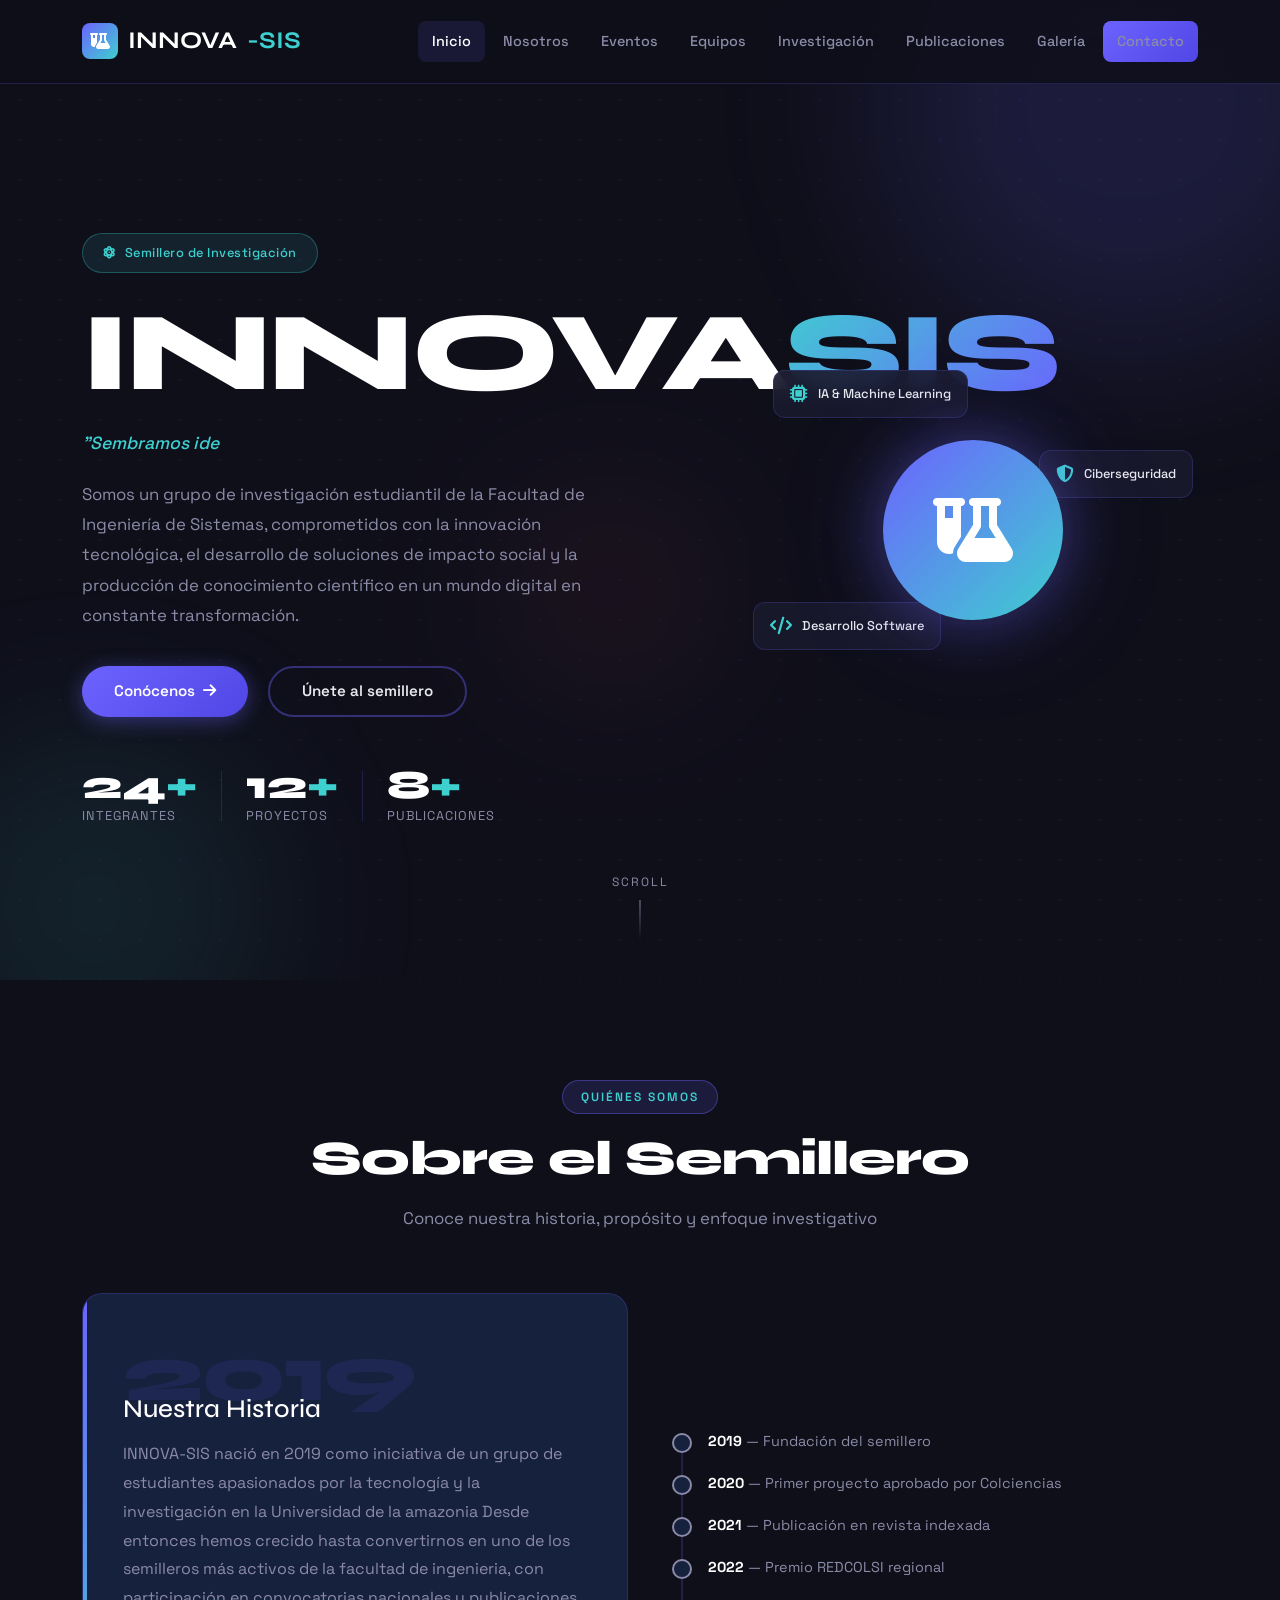
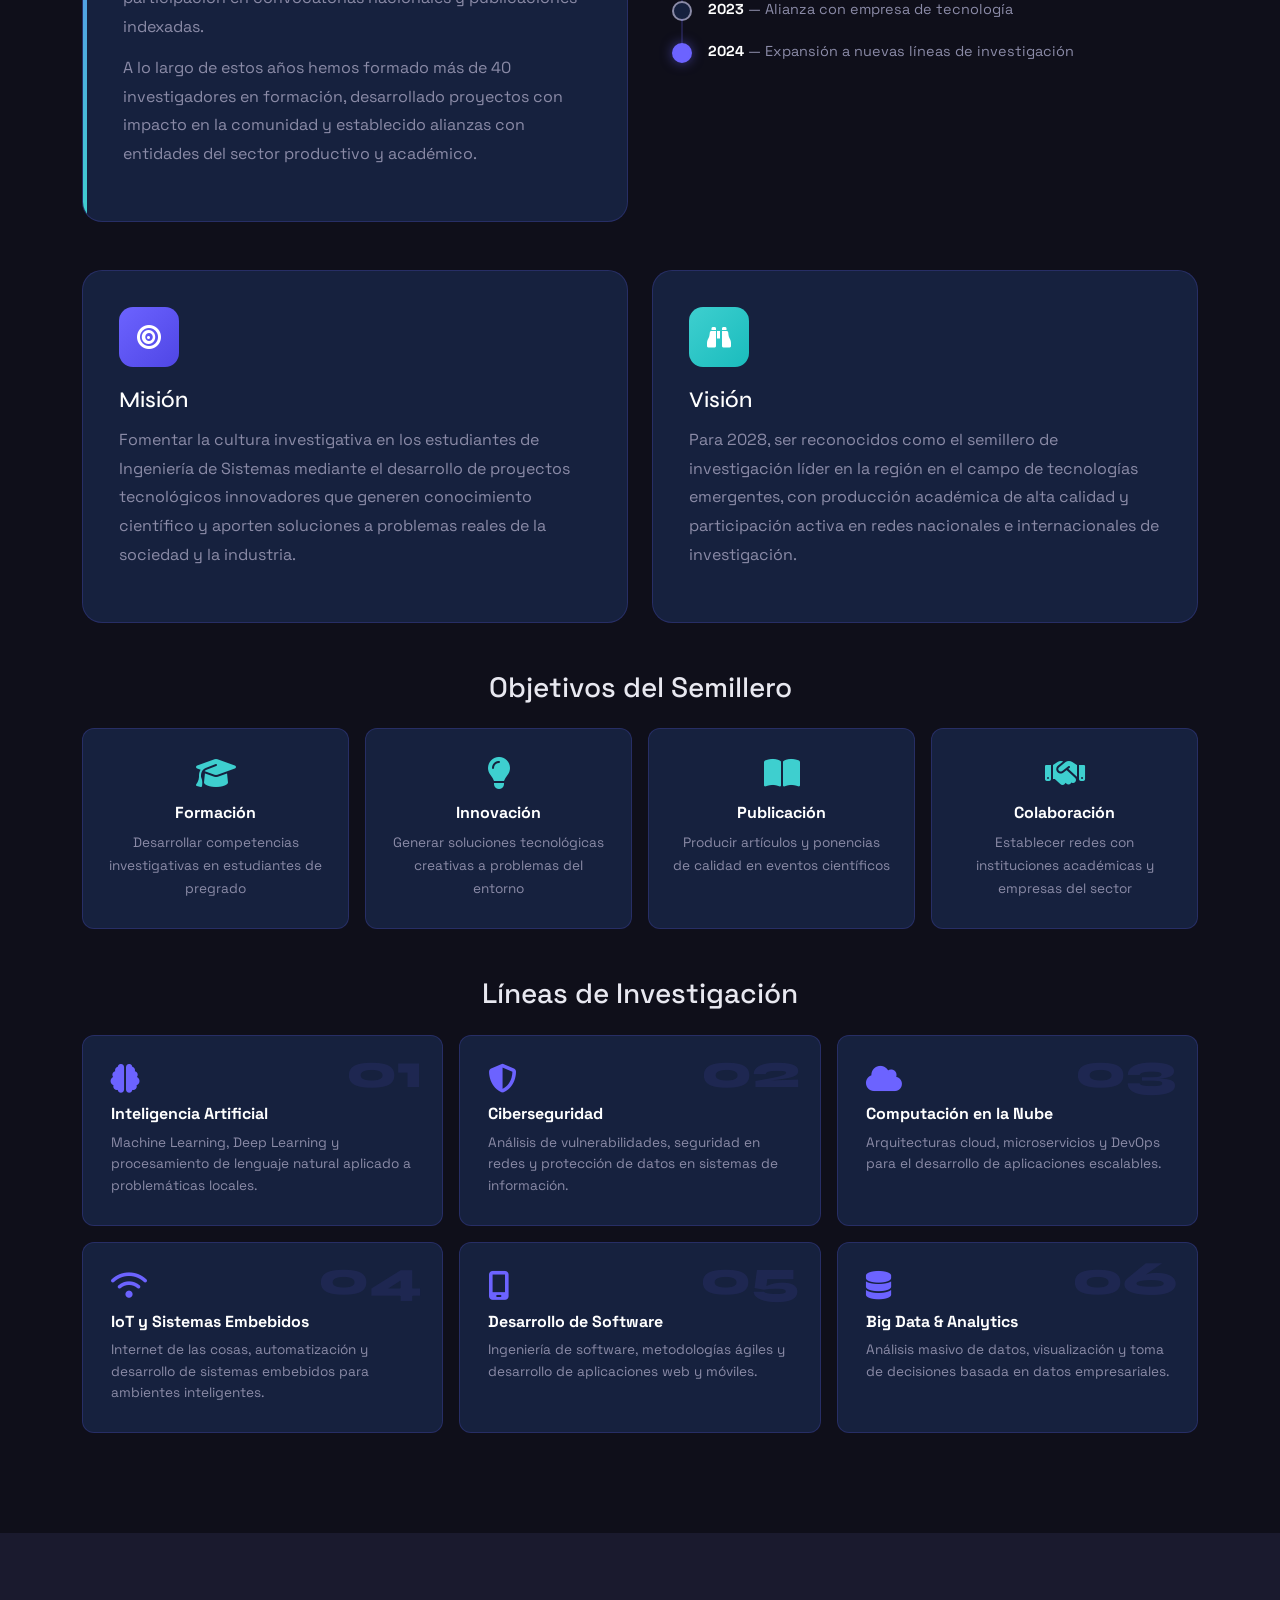
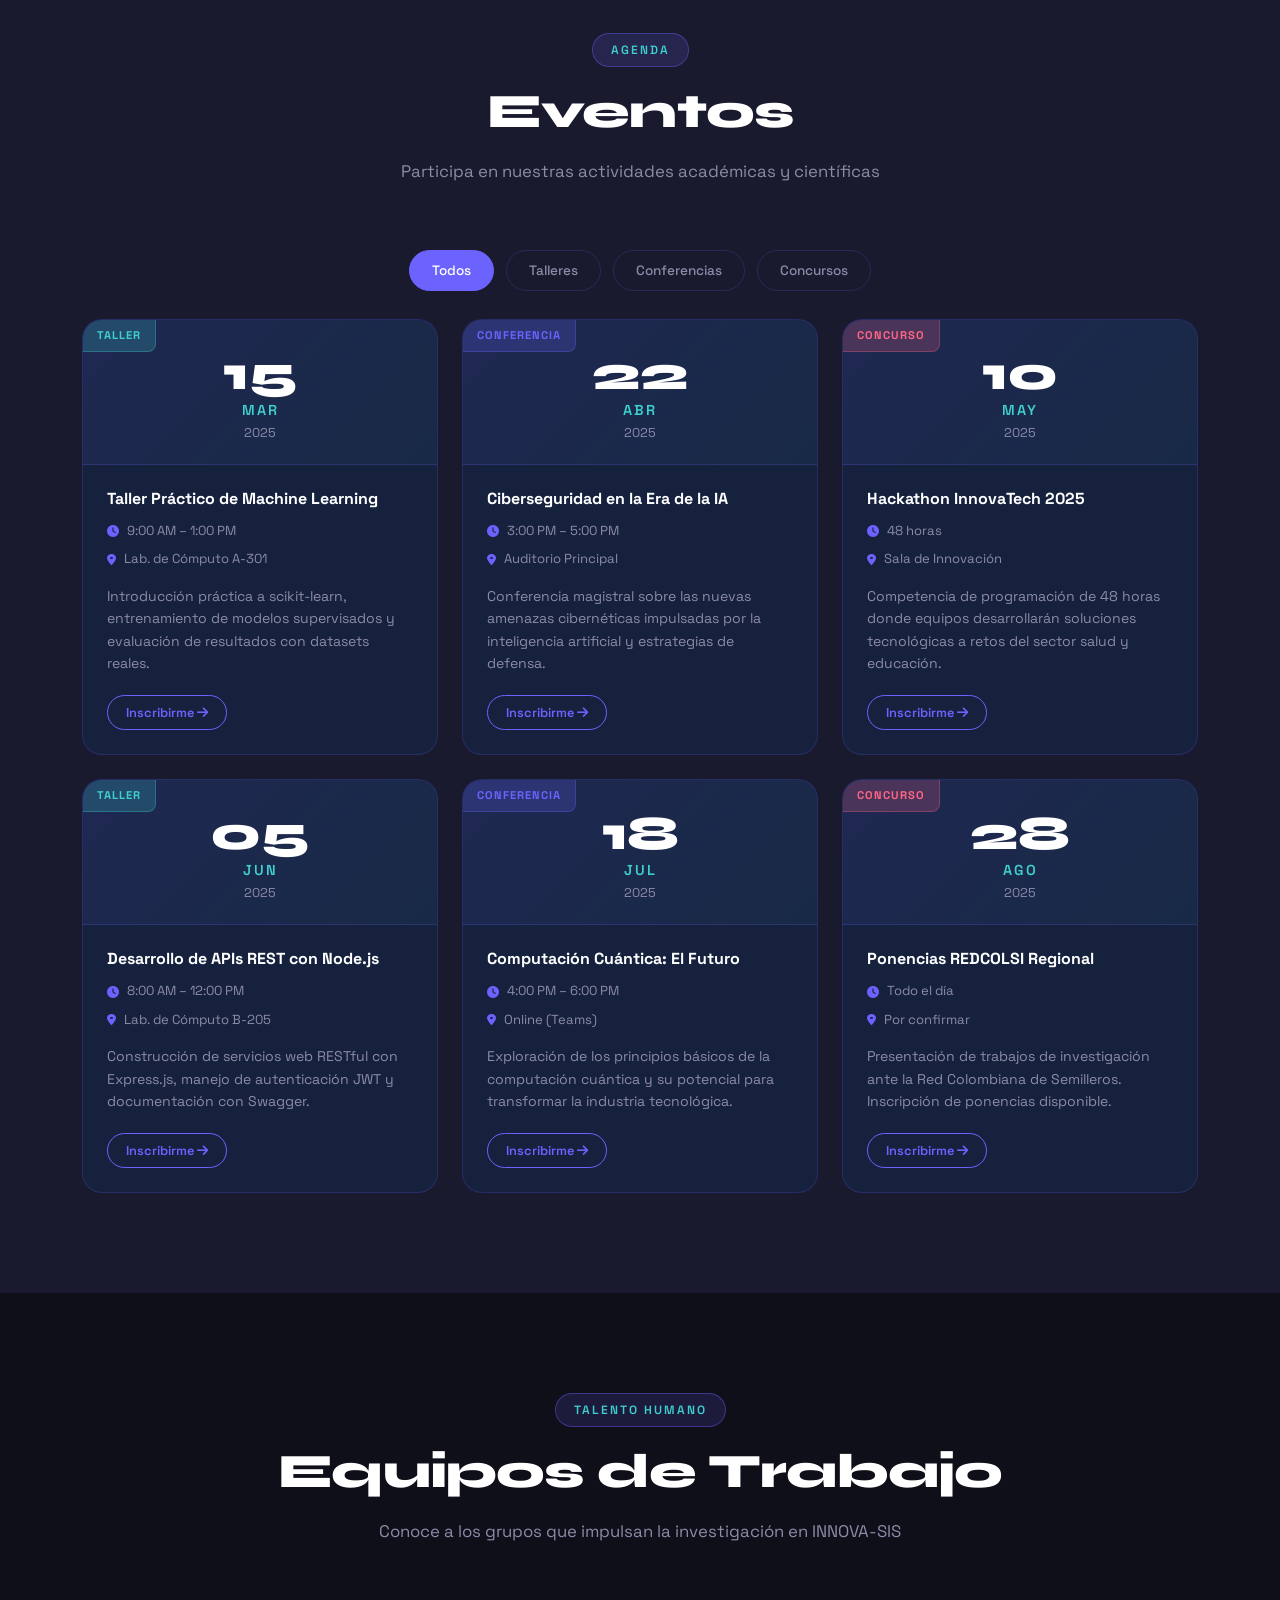
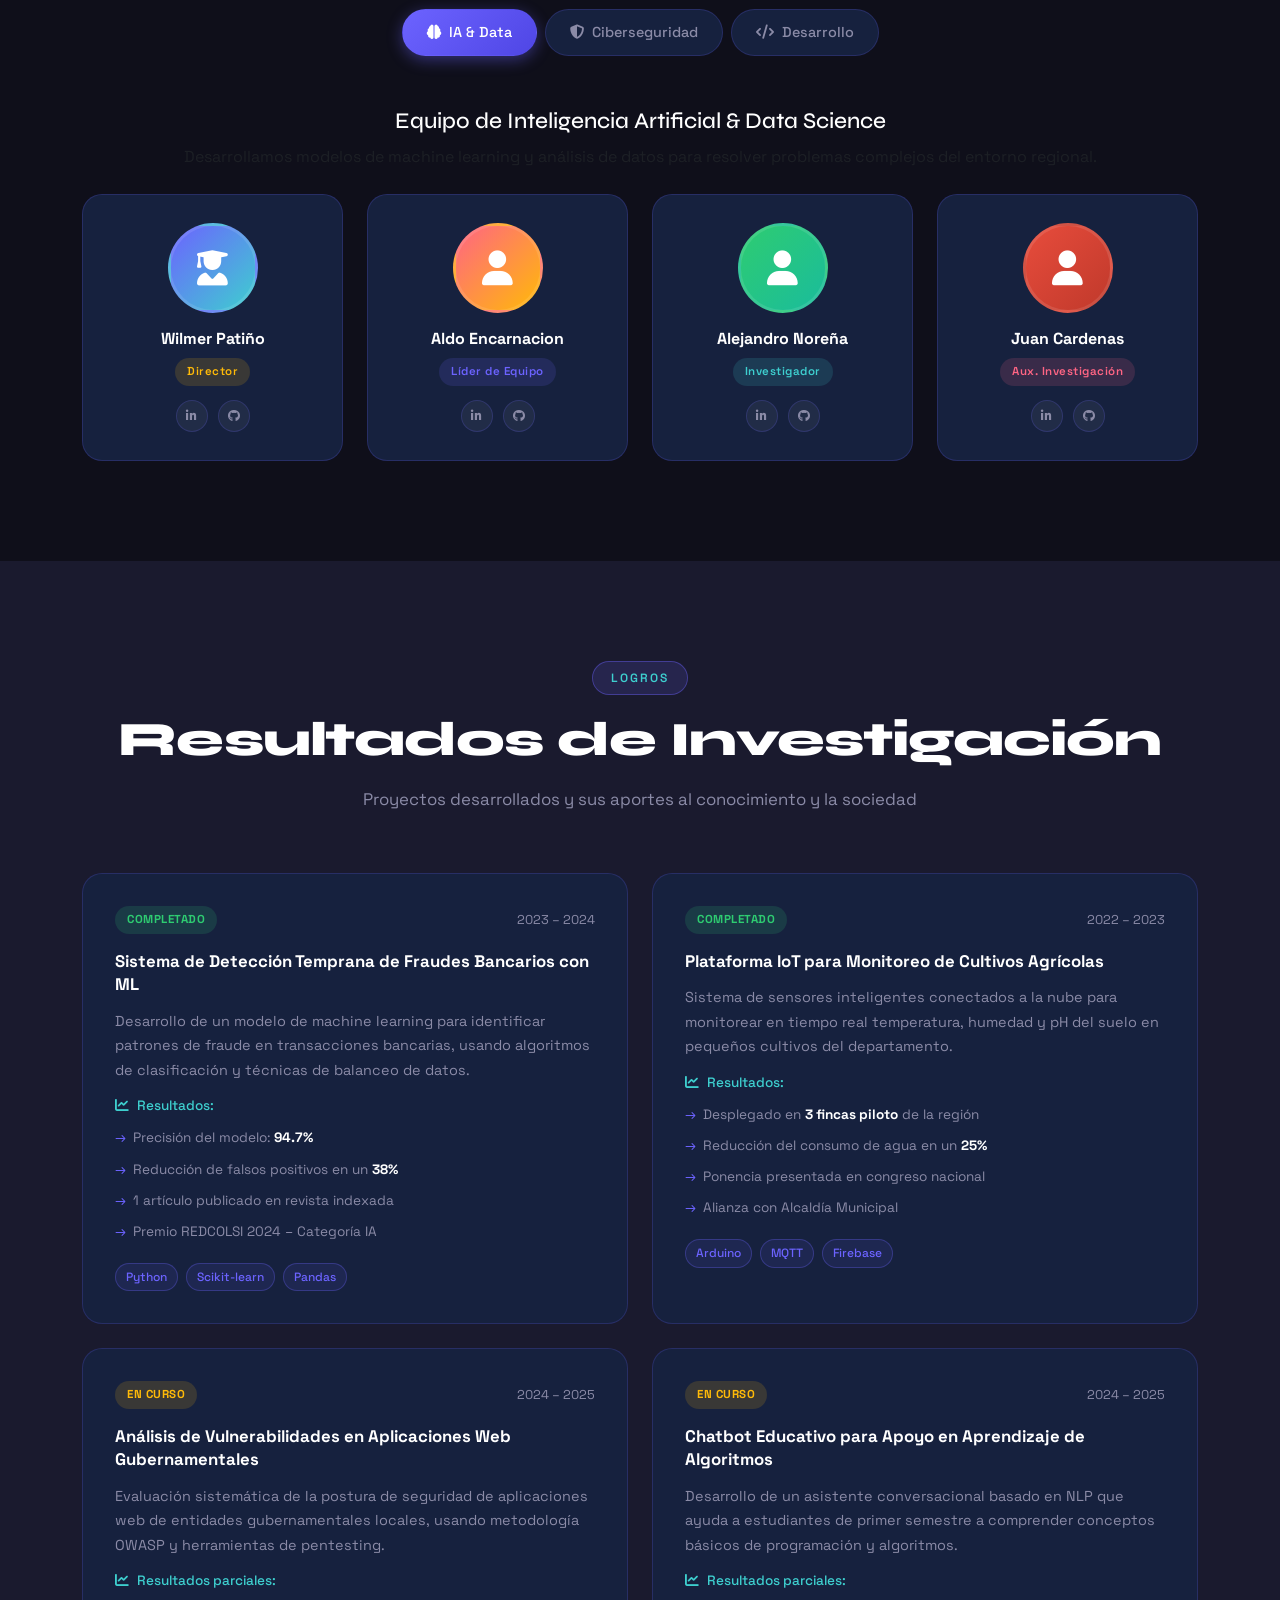
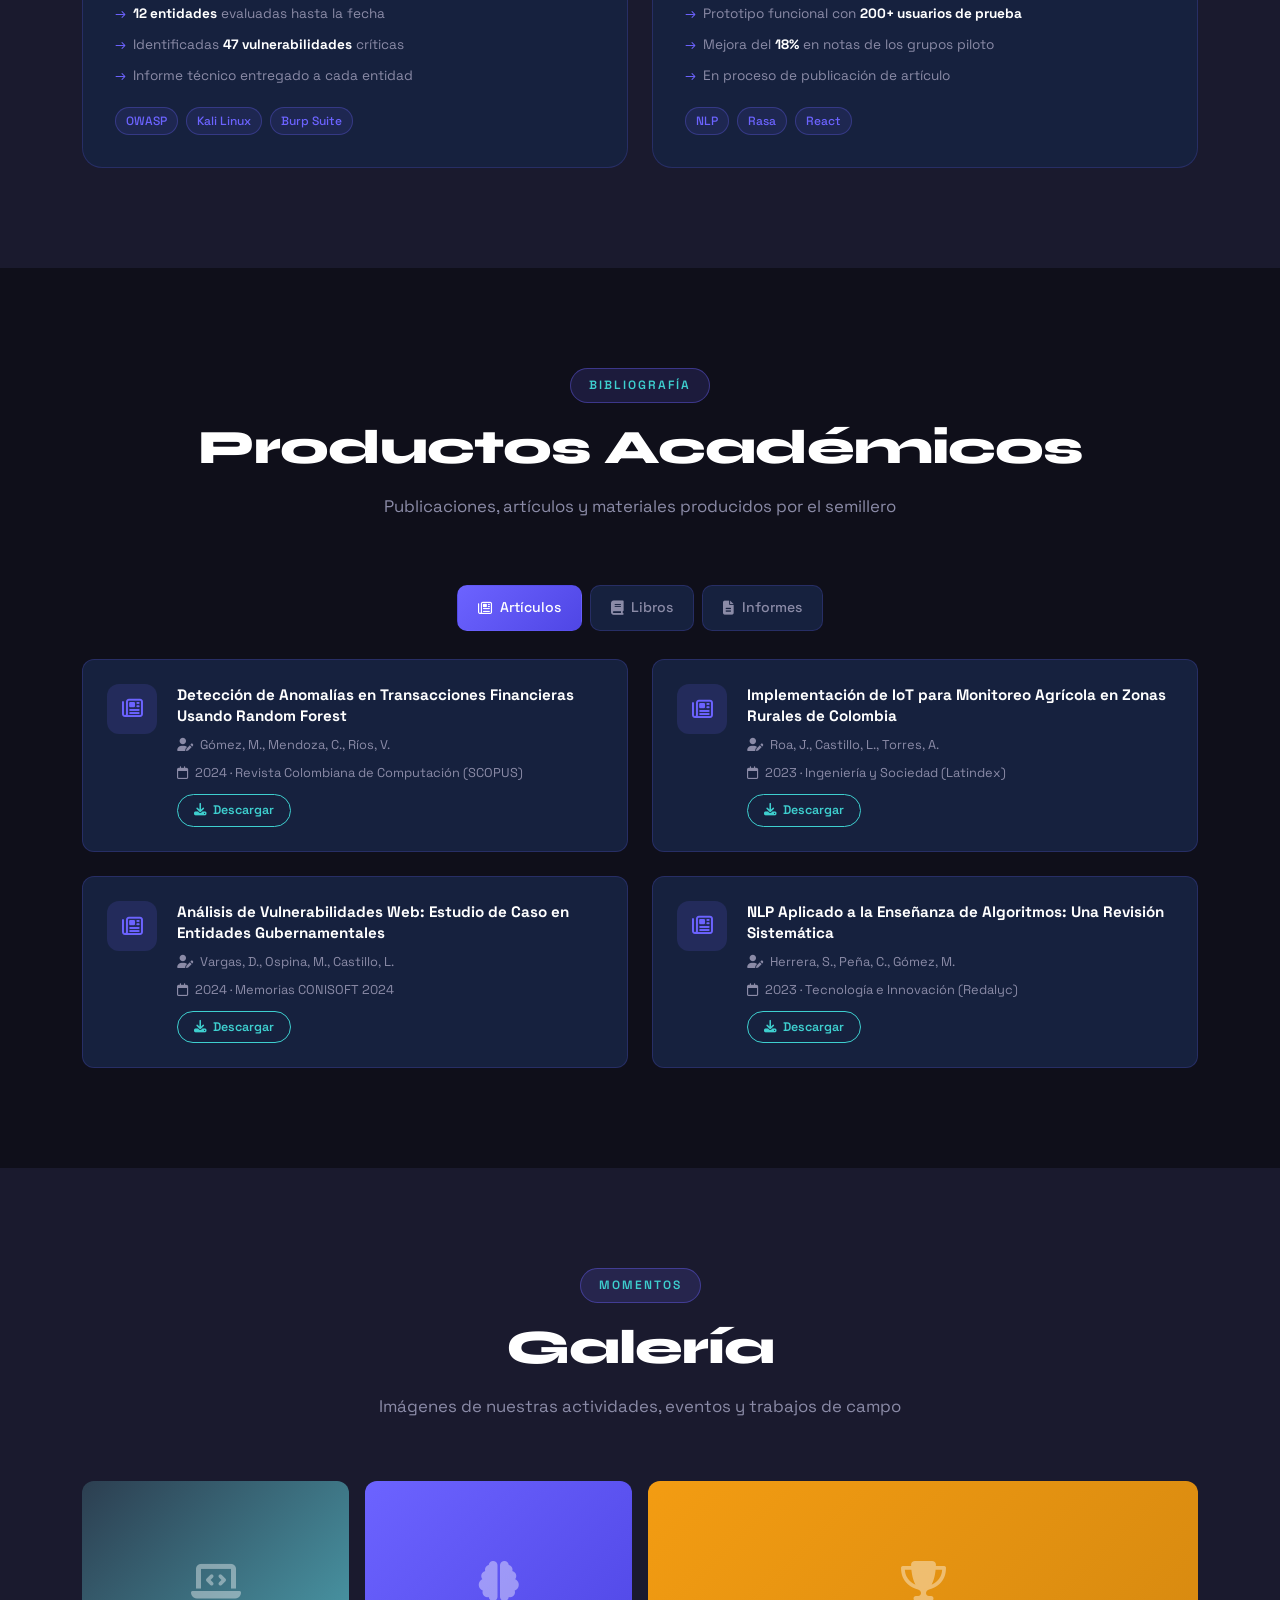
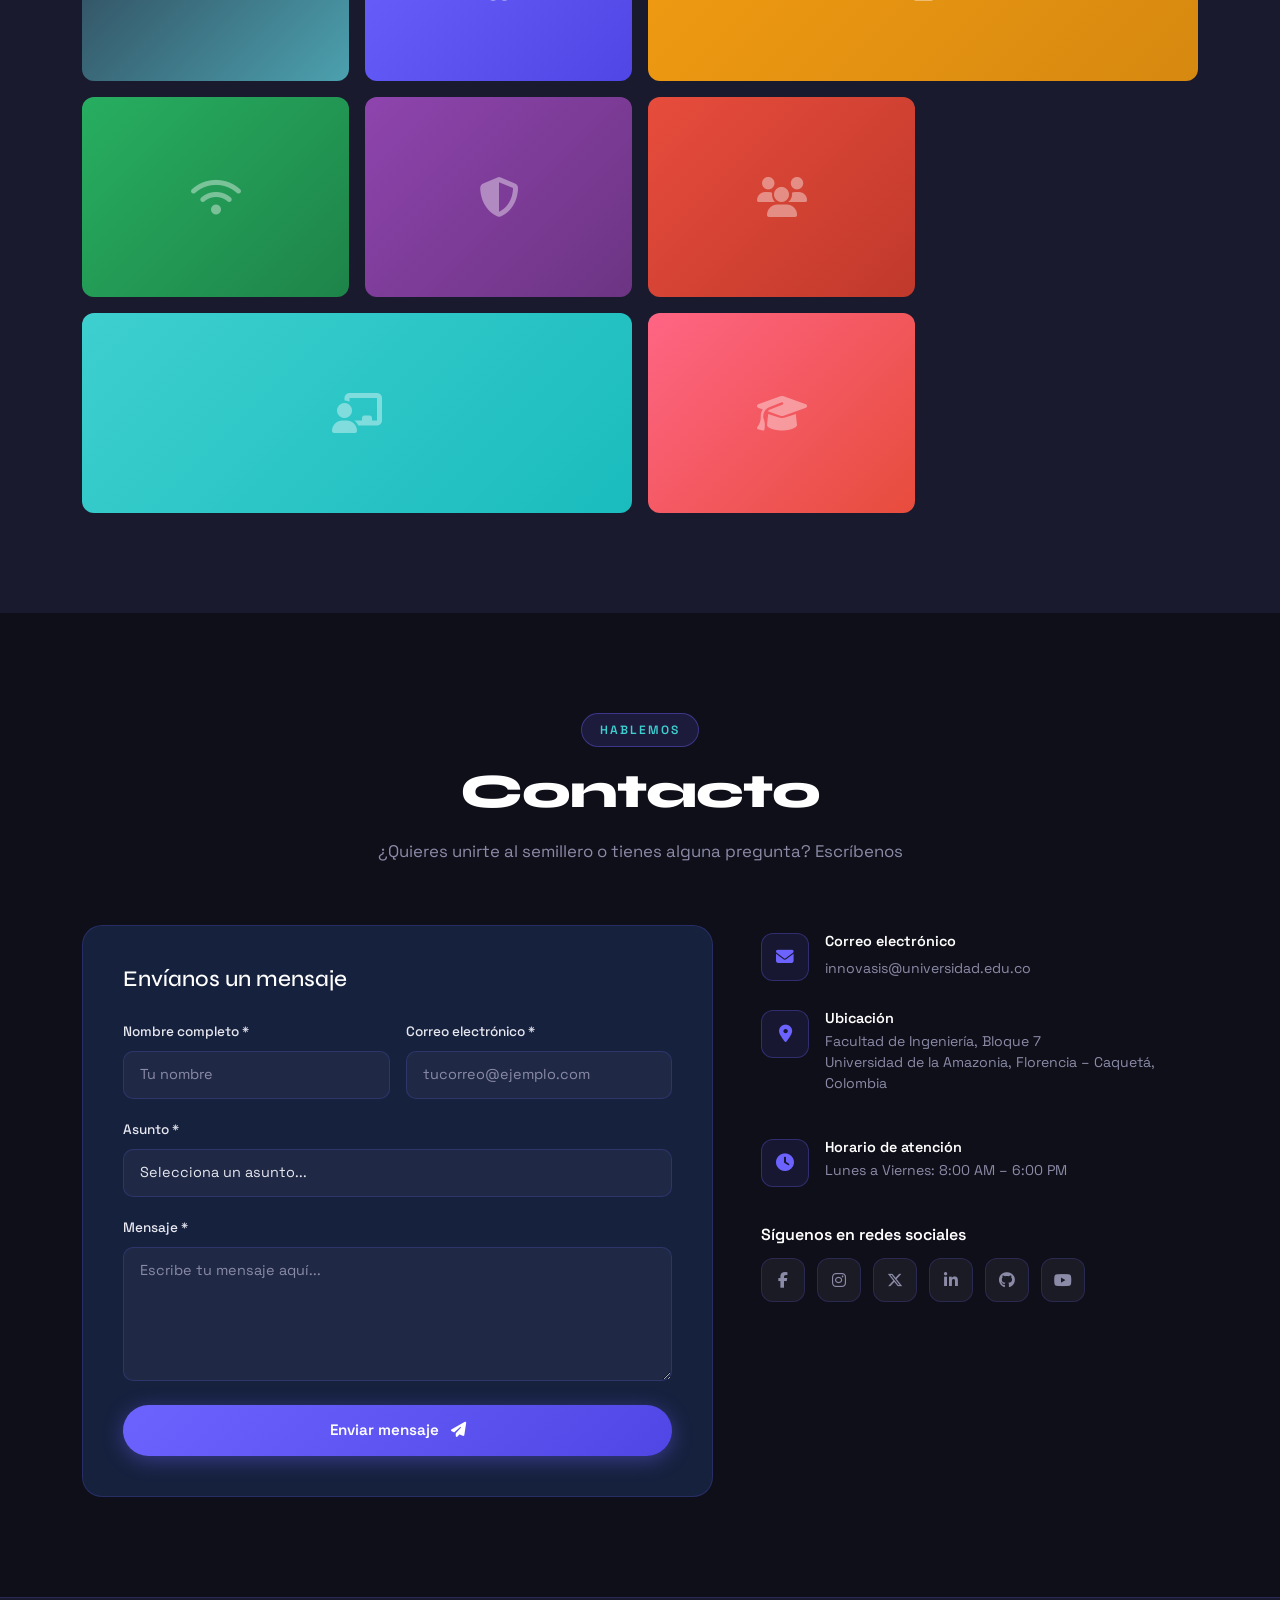
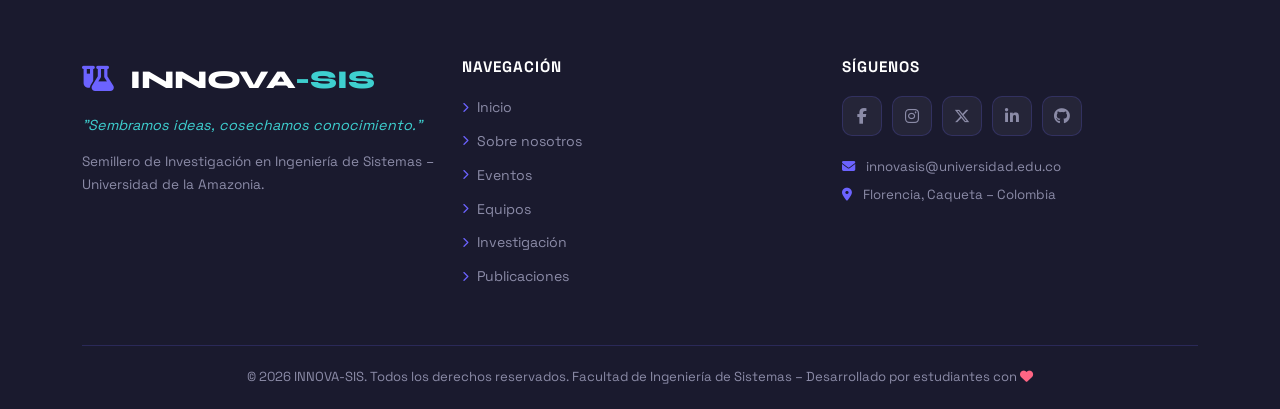
<file: index.html>
<!DOCTYPE html>
<html lang="es">
<head>
  <meta charset="UTF-8" />
  <meta name="viewport" content="width=device-width, initial-scale=1.0" />
  <title>INNOVA-SIS | Semillero de Investigación</title>

  <!-- LIBRERÍAS EXTERNAS (CDN) -->

  <!-- Bootstrap 5 CSS -->
  <link href="https://cdn.jsdelivr.net/npm/bootstrap@5.3.2/dist/css/bootstrap.min.css" rel="stylesheet" />

  <!-- Font Awesome (iconos) -->
  <link href="https://cdnjs.cloudflare.com/ajax/libs/font-awesome/6.5.0/css/all.min.css" rel="stylesheet" />

  <!-- AOS – Animate On Scroll -->
  <link href="https://unpkg.com/aos@2.3.1/dist/aos.css" rel="stylesheet" />

  <!-- Google Fonts -->
  <link href="https://fonts.googleapis.com/css2?family=Space+Grotesk:wght@300;400;500;600;700&family=Syne:wght@700;800&display=swap" rel="stylesheet" />

  <!-- Hoja de estilos propia -->
  <link rel="stylesheet" href="styles.css" />
</head>

<body>

  <!-- NAVBAR / HEADER -->
  <nav class="navbar navbar-expand-lg fixed-top" id="mainNavbar">
    <div class="container">

      <!-- Logo / Nombre del semillero -->
      <a class="navbar-brand fw-bold" href="#inicio">
        <span class="brand-icon"><i class="fa-solid fa-flask-vial"></i></span>
        INNOVA<span class="brand-accent">-SIS</span>
      </a>

      <button class="navbar-toggler" type="button"
              data-bs-toggle="collapse" data-bs-target="#navMenu"
              aria-controls="navMenu" aria-expanded="false"
              aria-label="Abrir menú">
        <span class="hamburger-icon">
          <span></span><span></span><span></span>
        </span>
      </button>

      <!-- Menú de navegación -->
      <div class="collapse navbar-collapse" id="navMenu">
        <ul class="navbar-nav ms-auto gap-lg-1">
          <li class="nav-item"><a class="nav-link" href="#inicio">Inicio</a></li>
          <li class="nav-item"><a class="nav-link" href="#sobre">Nosotros</a></li>
          <li class="nav-item"><a class="nav-link" href="#eventos">Eventos</a></li>
          <li class="nav-item"><a class="nav-link" href="#equipos">Equipos</a></li>
          <li class="nav-item"><a class="nav-link" href="#resultados">Investigación</a></li>
          <li class="nav-item"><a class="nav-link" href="#productos">Publicaciones</a></li>
          <li class="nav-item"><a class="nav-link" href="#galeria">Galería</a></li>
          <li class="nav-item"><a class="nav-link btn-nav-contact" href="#contacto">Contacto</a></li>
        </ul>
      </div>

    </div>
  </nav>
  <!-- FIN NAVBAR -->


  <!--SECCIÓN 1: HOME / BANNER PRINCIPAL-->
  <section id="inicio" class="hero-section">

    <!-- Decoración de fondo animada -->
    <div class="hero-bg-decoration">
      <div class="orb orb-1"></div>
      <div class="orb orb-2"></div>
      <div class="orb orb-3"></div>
      <div class="grid-overlay"></div>
    </div>

    <div class="container hero-content">
      <div class="row align-items-center min-vh-100">

    
        <div class="col-lg-7 order-2 order-lg-1">
          <span class="badge-pill-custom" data-aos="fade-right" data-aos-delay="100">
            <i class="fa-solid fa-atom fa-spin-pulse"></i> Semillero de Investigación
          </span>

          <h1 class="hero-title" data-aos="fade-right" data-aos-delay="200">
            INNOVA<span class="text-accent">SIS</span>
          </h1>

          <p class="hero-tagline" data-aos="fade-right" data-aos-delay="300">
            "Sembramos ideas, cosechamos conocimiento."
          </p>

          <p class="hero-description" data-aos="fade-right" data-aos-delay="400">
            Somos un grupo de investigación estudiantil de la Facultad de Ingeniería de Sistemas,
            comprometidos con la innovación tecnológica, el desarrollo de soluciones de impacto social
            y la producción de conocimiento científico en un mundo digital en constante transformación.
          </p>

          <div class="hero-cta" data-aos="fade-right" data-aos-delay="500">
            <a href="#sobre" class="btn btn-primary-custom me-3">
              Conócenos <i class="fa-solid fa-arrow-right ms-1"></i>
            </a>
            <a href="#contacto" class="btn btn-outline-custom">
              Únete al semillero
            </a>
          </div>

    
          <div class="hero-stats" data-aos="fade-up" data-aos-delay="600">
            <div class="stat-item">
              <span class="stat-number" data-target="24">0</span>
              <span class="stat-label">Integrantes</span>
            </div>
            <div class="stat-divider"></div>
            <div class="stat-item">
              <span class="stat-number" data-target="12">0</span>
              <span class="stat-label">Proyectos</span>
            </div>
            <div class="stat-divider"></div>
            <div class="stat-item">
              <span class="stat-number" data-target="8">0</span>
              <span class="stat-label">Publicaciones</span>
            </div>
          </div>
        </div>

      
        <div class="col-lg-5 order-1 order-lg-2 text-center" data-aos="zoom-in" data-aos-delay="300">
          <div class="hero-illustration">
            <div class="floating-card card-1">
              <i class="fa-solid fa-microchip"></i>
              <span>IA & Machine Learning</span>
            </div>
            <div class="floating-card card-2">
              <i class="fa-solid fa-code"></i>
              <span>Desarrollo Software</span>
            </div>
            <div class="floating-card card-3">
              <i class="fa-solid fa-shield-halved"></i>
              <span>Ciberseguridad</span>
            </div>
            <div class="hero-circle">
              <i class="fa-solid fa-flask-vial"></i>
            </div>
          </div>
        </div>

      </div>
    </div>

   
    <div class="scroll-indicator">
      <span>Scroll</span>
      <div class="scroll-line"></div>
    </div>

  </section>
  <!-- FIN HOME -->


  <!-- SECCIÓN 2: SOBRE EL SEMILLERO-->
  <section id="sobre" class="section-padding">
    <div class="container">

      <!-- Encabezado de sección -->
      <div class="section-header text-center" data-aos="fade-up">
        <span class="section-badge">Quiénes somos</span>
        <h2 class="section-title">Sobre el Semillero</h2>
        <p class="section-subtitle">Conoce nuestra historia, propósito y enfoque investigativo</p>
      </div>

      <!-- Reseña histórica -->
      <div class="row align-items-center mb-5">
        <div class="col-lg-6" data-aos="fade-right">
          <div class="history-card">
            <div class="history-year">2019</div>
            <h3>Nuestra Historia</h3>
            <p>
              INNOVA-SIS nació en 2019 como iniciativa de un grupo de estudiantes apasionados
              por la tecnología y la investigación en la Universidad de la amazonia Desde entonces hemos
              crecido hasta convertirnos en uno de los semilleros más activos de la facultad de ingenieria,
              con participación en convocatorias nacionales y publicaciones indexadas.
            </p>
            <p>
              A lo largo de estos años hemos formado más de 40 investigadores en formación,
              desarrollado proyectos con impacto en la comunidad y establecido alianzas con
              entidades del sector productivo y académico.
            </p>
          </div>
        </div>
        <div class="col-lg-6" data-aos="fade-left">
          <div class="timeline-visual">
            <div class="tl-item" data-aos="fade-left" data-aos-delay="100">
              <div class="tl-dot"></div>
              <div class="tl-content"><strong>2019</strong> — Fundación del semillero</div>
            </div>
            <div class="tl-item" data-aos="fade-left" data-aos-delay="200">
              <div class="tl-dot"></div>
              <div class="tl-content"><strong>2020</strong> — Primer proyecto aprobado por Colciencias</div>
            </div>
            <div class="tl-item" data-aos="fade-left" data-aos-delay="300">
              <div class="tl-dot"></div>
              <div class="tl-content"><strong>2021</strong> — Publicación en revista indexada</div>
            </div>
            <div class="tl-item" data-aos="fade-left" data-aos-delay="400">
              <div class="tl-dot"></div>
              <div class="tl-content"><strong>2022</strong> — Premio REDCOLSI regional</div>
            </div>
            <div class="tl-item" data-aos="fade-left" data-aos-delay="500">
              <div class="tl-dot"></div>
              <div class="tl-content"><strong>2023</strong> — Alianza con empresa de tecnología</div>
            </div>
            <div class="tl-item active" data-aos="fade-left" data-aos-delay="600">
              <div class="tl-dot"></div>
              <div class="tl-content"><strong>2024</strong> — Expansión a nuevas líneas de investigación</div>
            </div>
          </div>
        </div>
      </div>

      <!-- Misión y Visión -->
      <div class="row g-4 mb-5">
        <div class="col-md-6" data-aos="flip-left">
          <div class="mv-card">
            <div class="mv-icon"><i class="fa-solid fa-bullseye"></i></div>
            <h4>Misión</h4>
            <p>
              Fomentar la cultura investigativa en los estudiantes de Ingeniería de Sistemas mediante
              el desarrollo de proyectos tecnológicos innovadores que generen conocimiento científico
              y aporten soluciones a problemas reales de la sociedad y la industria.
            </p>
          </div>
        </div>
        <div class="col-md-6" data-aos="flip-right">
          <div class="mv-card vision">
            <div class="mv-icon"><i class="fa-solid fa-binoculars"></i></div>
            <h4>Visión</h4>
            <p>
              Para 2028, ser reconocidos como el semillero de investigación líder en la región en
              el campo de tecnologías emergentes, con producción académica de alta calidad y
              participación activa en redes nacionales e internacionales de investigación.
            </p>
          </div>
        </div>
      </div>

      <!-- Objetivos -->
      <div class="objetivos-section" data-aos="fade-up">
        <h3 class="text-center mb-4">Objetivos del Semillero</h3>
        <div class="row g-3">
          <div class="col-md-6 col-lg-3">
            <div class="obj-card" data-aos="zoom-in" data-aos-delay="100">
              <i class="fa-solid fa-graduation-cap"></i>
              <h6>Formación</h6>
              <p>Desarrollar competencias investigativas en estudiantes de pregrado</p>
            </div>
          </div>
          <div class="col-md-6 col-lg-3">
            <div class="obj-card" data-aos="zoom-in" data-aos-delay="200">
              <i class="fa-solid fa-lightbulb"></i>
              <h6>Innovación</h6>
              <p>Generar soluciones tecnológicas creativas a problemas del entorno</p>
            </div>
          </div>
          <div class="col-md-6 col-lg-3">
            <div class="obj-card" data-aos="zoom-in" data-aos-delay="300">
              <i class="fa-solid fa-book-open"></i>
              <h6>Publicación</h6>
              <p>Producir artículos y ponencias de calidad en eventos científicos</p>
            </div>
          </div>
          <div class="col-md-6 col-lg-3">
            <div class="obj-card" data-aos="zoom-in" data-aos-delay="400">
              <i class="fa-solid fa-handshake"></i>
              <h6>Colaboración</h6>
              <p>Establecer redes con instituciones académicas y empresas del sector</p>
            </div>
          </div>
        </div>
      </div>

      <!-- Líneas de investigación -->
      <div class="lineas-section mt-5" data-aos="fade-up">
        <h3 class="text-center mb-4">Líneas de Investigación</h3>
        <div class="row g-3">
          <div class="col-sm-6 col-lg-4">
            <div class="linea-card" data-aos="fade-up" data-aos-delay="100">
              <span class="linea-num">01</span>
              <i class="fa-solid fa-brain"></i>
              <h5>Inteligencia Artificial</h5>
              <p>Machine Learning, Deep Learning y procesamiento de lenguaje natural aplicado a problemáticas locales.</p>
            </div>
          </div>
          <div class="col-sm-6 col-lg-4">
            <div class="linea-card" data-aos="fade-up" data-aos-delay="200">
              <span class="linea-num">02</span>
              <i class="fa-solid fa-shield-halved"></i>
              <h5>Ciberseguridad</h5>
              <p>Análisis de vulnerabilidades, seguridad en redes y protección de datos en sistemas de información.</p>
            </div>
          </div>
          <div class="col-sm-6 col-lg-4">
            <div class="linea-card" data-aos="fade-up" data-aos-delay="300">
              <span class="linea-num">03</span>
              <i class="fa-solid fa-cloud"></i>
              <h5>Computación en la Nube</h5>
              <p>Arquitecturas cloud, microservicios y DevOps para el desarrollo de aplicaciones escalables.</p>
            </div>
          </div>
          <div class="col-sm-6 col-lg-4">
            <div class="linea-card" data-aos="fade-up" data-aos-delay="400">
              <span class="linea-num">04</span>
              <i class="fa-solid fa-wifi"></i>
              <h5>IoT y Sistemas Embebidos</h5>
              <p>Internet de las cosas, automatización y desarrollo de sistemas embebidos para ambientes inteligentes.</p>
            </div>
          </div>
          <div class="col-sm-6 col-lg-4">
            <div class="linea-card" data-aos="fade-up" data-aos-delay="500">
              <span class="linea-num">05</span>
              <i class="fa-solid fa-mobile-screen"></i>
              <h5>Desarrollo de Software</h5>
              <p>Ingeniería de software, metodologías ágiles y desarrollo de aplicaciones web y móviles.</p>
            </div>
          </div>
          <div class="col-sm-6 col-lg-4">
            <div class="linea-card" data-aos="fade-up" data-aos-delay="600">
              <span class="linea-num">06</span>
              <i class="fa-solid fa-database"></i>
              <h5>Big Data & Analytics</h5>
              <p>Análisis masivo de datos, visualización y toma de decisiones basada en datos empresariales.</p>
            </div>
          </div>
        </div>
      </div>

    </div>
  </section>
  <!-- FIN SOBRE -->


  <!--SECCIÓN 3: EVENTOS-->
  <section id="eventos" class="section-padding bg-dark-alt">
    <div class="container">

      <div class="section-header text-center" data-aos="fade-up">
        <span class="section-badge">Agenda</span>
        <h2 class="section-title">Eventos</h2>
        <p class="section-subtitle">Participa en nuestras actividades académicas y científicas</p>
      </div>

      <!-- Filtro de eventos -->
      <div class="events-filter text-center mb-4" data-aos="fade-up">
        <button class="filter-btn active" data-filter="all">Todos</button>
        <button class="filter-btn" data-filter="taller">Talleres</button>
        <button class="filter-btn" data-filter="conferencia">Conferencias</button>
        <button class="filter-btn" data-filter="concurso">Concursos</button>
      </div>

      <div class="row g-4" id="eventsContainer">

        <!-- Evento 1 -->
        <div class="col-md-6 col-lg-4 event-item" data-category="taller" data-aos="fade-up" data-aos-delay="100">
          <div class="event-card">
            <div class="event-badge taller">Taller</div>
            <div class="event-date-block">
              <span class="event-day">15</span>
              <span class="event-month">Mar</span>
              <span class="event-year">2025</span>
            </div>
            <div class="event-body">
              <h5>Taller Práctico de Machine Learning</h5>
              <div class="event-meta">
                <span><i class="fa-solid fa-clock"></i> 9:00 AM – 1:00 PM</span>
                <span><i class="fa-solid fa-location-dot"></i> Lab. de Cómputo A-301</span>
              </div>
              <p>Introducción práctica a scikit-learn, entrenamiento de modelos supervisados y evaluación de resultados con datasets reales.</p>
              <a href="#contacto" class="btn btn-sm btn-event">Inscribirme <i class="fa-solid fa-arrow-right"></i></a>
            </div>
          </div>
        </div>

        <!-- Evento 2 -->
        <div class="col-md-6 col-lg-4 event-item" data-category="conferencia" data-aos="fade-up" data-aos-delay="200">
          <div class="event-card">
            <div class="event-badge conferencia">Conferencia</div>
            <div class="event-date-block">
              <span class="event-day">22</span>
              <span class="event-month">Abr</span>
              <span class="event-year">2025</span>
            </div>
            <div class="event-body">
              <h5>Ciberseguridad en la Era de la IA</h5>
              <div class="event-meta">
                <span><i class="fa-solid fa-clock"></i> 3:00 PM – 5:00 PM</span>
                <span><i class="fa-solid fa-location-dot"></i> Auditorio Principal</span>
              </div>
              <p>Conferencia magistral sobre las nuevas amenazas cibernéticas impulsadas por la inteligencia artificial y estrategias de defensa.</p>
              <a href="#contacto" class="btn btn-sm btn-event">Inscribirme <i class="fa-solid fa-arrow-right"></i></a>
            </div>
          </div>
        </div>

        <!-- Evento 3 -->
        <div class="col-md-6 col-lg-4 event-item" data-category="concurso" data-aos="fade-up" data-aos-delay="300">
          <div class="event-card">
            <div class="event-badge concurso">Concurso</div>
            <div class="event-date-block">
              <span class="event-day">10</span>
              <span class="event-month">May</span>
              <span class="event-year">2025</span>
            </div>
            <div class="event-body">
              <h5>Hackathon InnovaTech 2025</h5>
              <div class="event-meta">
                <span><i class="fa-solid fa-clock"></i> 48 horas</span>
                <span><i class="fa-solid fa-location-dot"></i> Sala de Innovación</span>
              </div>
              <p>Competencia de programación de 48 horas donde equipos desarrollarán soluciones tecnológicas a retos del sector salud y educación.</p>
              <a href="#contacto" class="btn btn-sm btn-event">Inscribirme <i class="fa-solid fa-arrow-right"></i></a>
            </div>
          </div>
        </div>

        <!-- Evento 4 -->
        <div class="col-md-6 col-lg-4 event-item" data-category="taller" data-aos="fade-up" data-aos-delay="400">
          <div class="event-card">
            <div class="event-badge taller">Taller</div>
            <div class="event-date-block">
              <span class="event-day">05</span>
              <span class="event-month">Jun</span>
              <span class="event-year">2025</span>
            </div>
            <div class="event-body">
              <h5>Desarrollo de APIs REST con Node.js</h5>
              <div class="event-meta">
                <span><i class="fa-solid fa-clock"></i> 8:00 AM – 12:00 PM</span>
                <span><i class="fa-solid fa-location-dot"></i> Lab. de Cómputo B-205</span>
              </div>
              <p>Construcción de servicios web RESTful con Express.js, manejo de autenticación JWT y documentación con Swagger.</p>
              <a href="#contacto" class="btn btn-sm btn-event">Inscribirme <i class="fa-solid fa-arrow-right"></i></a>
            </div>
          </div>
        </div>

        <!-- Evento 5 -->
        <div class="col-md-6 col-lg-4 event-item" data-category="conferencia" data-aos="fade-up" data-aos-delay="500">
          <div class="event-card">
            <div class="event-badge conferencia">Conferencia</div>
            <div class="event-date-block">
              <span class="event-day">18</span>
              <span class="event-month">Jul</span>
              <span class="event-year">2025</span>
            </div>
            <div class="event-body">
              <h5>Computación Cuántica: El Futuro</h5>
              <div class="event-meta">
                <span><i class="fa-solid fa-clock"></i> 4:00 PM – 6:00 PM</span>
                <span><i class="fa-solid fa-location-dot"></i> Online (Teams)</span>
              </div>
              <p>Exploración de los principios básicos de la computación cuántica y su potencial para transformar la industria tecnológica.</p>
              <a href="#contacto" class="btn btn-sm btn-event">Inscribirme <i class="fa-solid fa-arrow-right"></i></a>
            </div>
          </div>
        </div>

        <!-- Evento 6 -->
        <div class="col-md-6 col-lg-4 event-item" data-category="concurso" data-aos="fade-up" data-aos-delay="600">
          <div class="event-card">
            <div class="event-badge concurso">Concurso</div>
            <div class="event-date-block">
              <span class="event-day">28</span>
              <span class="event-month">Ago</span>
              <span class="event-year">2025</span>
            </div>
            <div class="event-body">
              <h5>Ponencias REDCOLSI Regional</h5>
              <div class="event-meta">
                <span><i class="fa-solid fa-clock"></i> Todo el día</span>
                <span><i class="fa-solid fa-location-dot"></i> Por confirmar</span>
              </div>
              <p>Presentación de trabajos de investigación ante la Red Colombiana de Semilleros. Inscripción de ponencias disponible.</p>
              <a href="#contacto" class="btn btn-sm btn-event">Inscribirme <i class="fa-solid fa-arrow-right"></i></a>
            </div>
          </div>
        </div>

      </div>
    </div>
  </section>
  <!-- FIN EVENTOS -->


  <!--SECCIÓN 4: EQUIPOS DE TRABAJO -->
  <section id="equipos" class="section-padding">
    <div class="container">

      <div class="section-header text-center" data-aos="fade-up">
        <span class="section-badge">Talento Humano</span>
        <h2 class="section-title">Equipos de Trabajo</h2>
        <p class="section-subtitle">Conoce a los grupos que impulsan la investigación en INNOVA-SIS</p>
      </div>

      <!-- Pestañas de equipos -->
      <ul class="nav nav-pills team-tabs justify-content-center mb-5" id="teamTabs" data-aos="fade-up">
        <li class="nav-item">
          <button class="nav-link active" data-bs-toggle="pill" data-bs-target="#team-ia">
            <i class="fa-solid fa-brain"></i> IA & Data
          </button>
        </li>
        <li class="nav-item">
          <button class="nav-link" data-bs-toggle="pill" data-bs-target="#team-sec">
            <i class="fa-solid fa-shield-halved"></i> Ciberseguridad
          </button>
        </li>
        <li class="nav-item">
          <button class="nav-link" data-bs-toggle="pill" data-bs-target="#team-dev">
            <i class="fa-solid fa-code"></i> Desarrollo
          </button>
        </li>
      </ul>

      <div class="tab-content" id="teamTabContent">

        <!-- Equipo 1: IA & Data -->
        <div class="tab-pane fade show active" id="team-ia">
          <div class="team-description text-center mb-4" data-aos="fade-up">
            <h4>Equipo de Inteligencia Artificial & Data Science</h4>
            <p class="text-muted">Desarrollamos modelos de machine learning y análisis de datos para resolver problemas complejos del entorno regional.</p>
          </div>
          <div class="row g-4 justify-content-center">
            <div class="col-sm-6 col-md-4 col-lg-3" data-aos="zoom-in" data-aos-delay="100">
              <div class="member-card">
                <div class="member-avatar" style="background: linear-gradient(135deg, #6C63FF, #3ECFCF);">
                  <i class="fa-solid fa-user-graduate"></i>
                </div>
                <h6>Wilmer Patiño</h6>
                <span class="member-role director">Director</span>
                <div class="member-social">
                  <a href="#"><i class="fa-brands fa-linkedin-in"></i></a>
                  <a href="#"><i class="fa-brands fa-github"></i></a>
                </div>
              </div>
            </div>
            <div class="col-sm-6 col-md-4 col-lg-3" data-aos="zoom-in" data-aos-delay="200">
              <div class="member-card">
                <div class="member-avatar" style="background: linear-gradient(135deg, #FF6584, #FFBA08);">
                  <i class="fa-solid fa-user"></i>
                </div>
                <h6>Aldo Encarnacion</h6>
                <span class="member-role lider">Líder de Equipo</span>
                <div class="member-social">
                  <a href="#"><i class="fa-brands fa-linkedin-in"></i></a>
                  <a href="#"><i class="fa-brands fa-github"></i></a>
                </div>
              </div>
            </div>
            <div class="col-sm-6 col-md-4 col-lg-3" data-aos="zoom-in" data-aos-delay="300">
              <div class="member-card">
                <div class="member-avatar" style="background: linear-gradient(135deg, #2ECC71, #1ABC9C);">
                  <i class="fa-solid fa-user"></i>
                </div>
                <h6>Alejandro Noreña</h6>
                <span class="member-role investigador">Investigador</span>
                <div class="member-social">
                  <a href="#"><i class="fa-brands fa-linkedin-in"></i></a>
                  <a href="#"><i class="fa-brands fa-github"></i></a>
                </div>
              </div>
            </div>
            <div class="col-sm-6 col-md-4 col-lg-3" data-aos="zoom-in" data-aos-delay="400">
              <div class="member-card">
                <div class="member-avatar" style="background: linear-gradient(135deg, #E74C3C, #C0392B);">
                  <i class="fa-solid fa-user"></i>
                </div>
                <h6>Juan Cardenas</h6>
                <span class="member-role auxiliar">Aux. Investigación</span>
                <div class="member-social">
                  <a href="#"><i class="fa-brands fa-linkedin-in"></i></a>
                  <a href="#"><i class="fa-brands fa-github"></i></a>
                </div>
              </div>
            </div>
          </div>
        </div>

        <!-- Equipo 2: Ciberseguridad -->
        <div class="tab-pane fade" id="team-sec">
          <div class="team-description text-center mb-4" data-aos="fade-up">
            <h4>Equipo de Ciberseguridad</h4>
            <p class="text-muted">Investigamos vulnerabilidades, protocolos de seguridad y mecanismos de defensa para sistemas de información críticos.</p>
          </div>
          <div class="row g-4 justify-content-center">
            <div class="col-sm-6 col-md-4 col-lg-3" data-aos="zoom-in" data-aos-delay="100">
              <div class="member-card">
                <div class="member-avatar" style="background: linear-gradient(135deg, #2C3E50, #4CA1AF);">
                  <i class="fa-solid fa-user-tie"></i>
                </div>
                <h6>Juan Amaya</h6>
                <span class="member-role director">Co-director</span>
                <div class="member-social">
                  <a href="#"><i class="fa-brands fa-linkedin-in"></i></a>
                  <a href="#"><i class="fa-brands fa-github"></i></a>
                </div>
              </div>
            </div>
            <div class="col-sm-6 col-md-4 col-lg-3" data-aos="zoom-in" data-aos-delay="200">
              <div class="member-card">
                <div class="member-avatar" style="background: linear-gradient(135deg, #8E44AD, #6C3483);">
                  <i class="fa-solid fa-user"></i>
                </div>
                <h6>Juan Cruz</h6>
                <span class="member-role lider">Líder de Equipo</span>
                <div class="member-social">
                  <a href="#"><i class="fa-brands fa-linkedin-in"></i></a>
                  <a href="#"><i class="fa-brands fa-github"></i></a>
                </div>
              </div>
            </div>
            <div class="col-sm-6 col-md-4 col-lg-3" data-aos="zoom-in" data-aos-delay="300">
              <div class="member-card">
                <div class="member-avatar" style="background: linear-gradient(135deg, #F39C12, #D68910);">
                  <i class="fa-solid fa-user"></i>
                </div>
                <h6>Hector Rodriguez</h6>
                <span class="member-role investigador">Investigador</span>
                <div class="member-social">
                  <a href="#"><i class="fa-brands fa-linkedin-in"></i></a>
                  <a href="#"><i class="fa-brands fa-github"></i></a>
                </div>
              </div>
            </div>
          </div>
        </div>

        <!-- Equipo 3: Desarrollo -->
        <div class="tab-pane fade" id="team-dev">
          <div class="team-description text-center mb-4" data-aos="fade-up">
            <h4>Equipo de Desarrollo de Software</h4>
            <p class="text-muted">Construimos prototipos y aplicaciones funcionales que validan hipótesis de investigación y generan impacto en el entorno.</p>
          </div>
          <div class="row g-4 justify-content-center">
            <div class="col-sm-6 col-md-4 col-lg-3" data-aos="zoom-in" data-aos-delay="100">
              <div class="member-card">
                <div class="member-avatar" style="background: linear-gradient(135deg, #1E90FF, #00BFFF);">
                  <i class="fa-solid fa-user"></i>
                </div>
                <h6>Daniel Feria</h6>
                <span class="member-role lider">Líder de Equipo</span>
                <div class="member-social">
                  <a href="#"><i class="fa-brands fa-linkedin-in"></i></a>
                  <a href="#"><i class="fa-brands fa-github"></i></a>
                </div>
              </div>
            </div>
            <div class="col-sm-6 col-md-4 col-lg-3" data-aos="zoom-in" data-aos-delay="200">
              <div class="member-card">
                <div class="member-avatar" style="background: linear-gradient(135deg, #27AE60, #1E8449);">
                  <i class="fa-solid fa-user"></i>
                </div>
                <h6>Diego Muñoz</h6>
                <span class="member-role investigador">Investigador</span>
                <div class="member-social">
                  <a href="#"><i class="fa-brands fa-linkedin-in"></i></a>
                  <a href="#"><i class="fa-brands fa-github"></i></a>
                </div>
              </div>
            </div>
            <div class="col-sm-6 col-md-4 col-lg-3" data-aos="zoom-in" data-aos-delay="300">
              <div class="member-card">
                <div class="member-avatar" style="background: linear-gradient(135deg, #C0392B, #96281B);">
                  <i class="fa-solid fa-user"></i>
                </div>
                <h6>David </h6>
                <span class="member-role auxiliar">Aux. Investigación</span>
                <div class="member-social">
                  <a href="#"><i class="fa-brands fa-linkedin-in"></i></a>
                  <a href="#"><i class="fa-brands fa-github"></i></a>
                </div>
              </div>
            </div>
            <div class="col-sm-6 col-md-4 col-lg-3" data-aos="zoom-in" data-aos-delay="400">
              <div class="member-card">
                <div class="member-avatar" style="background: linear-gradient(135deg, #16A085, #1ABC9C);">
                  <i class="fa-solid fa-user"></i>
                </div>
                <h6>Paola</h6>
                <span class="member-role auxiliar">Aux. Investigación</span>
                <div class="member-social">
                  <a href="#"><i class="fa-brands fa-linkedin-in"></i></a>
                  <a href="#"><i class="fa-brands fa-github"></i></a>
                </div>
              </div>
            </div>
          </div>
        </div>

      </div>
    </div>
  </section>
  <!-- FIN EQUIPOS -->


  <!-- SECCIÓN 5: RESULTADOS DE INVESTIGACIÓN-->
  <section id="resultados" class="section-padding bg-dark-alt">
    <div class="container">

      <div class="section-header text-center" data-aos="fade-up">
        <span class="section-badge">Logros</span>
        <h2 class="section-title">Resultados de Investigación</h2>
        <p class="section-subtitle">Proyectos desarrollados y sus aportes al conocimiento y la sociedad</p>
      </div>

      <div class="row g-4">

        <!-- Proyecto 1 -->
        <div class="col-lg-6" data-aos="fade-right" data-aos-delay="100">
          <div class="research-card">
            <div class="research-header">
              <span class="research-status completed">Completado</span>
              <span class="research-year">2023 – 2024</span>
            </div>
            <h5>Sistema de Detección Temprana de Fraudes Bancarios con ML</h5>
            <p class="research-desc">
              Desarrollo de un modelo de machine learning para identificar patrones de fraude en
              transacciones bancarias, usando algoritmos de clasificación y técnicas de balanceo de datos.
            </p>
            <div class="research-results">
              <h6><i class="fa-solid fa-chart-line me-2"></i>Resultados:</h6>
              <ul>
                <li>Precisión del modelo: <strong>94.7%</strong></li>
                <li>Reducción de falsos positivos en un <strong>38%</strong></li>
                <li>1 artículo publicado en revista indexada</li>
                <li>Premio REDCOLSI 2024 – Categoría IA</li>
              </ul>
            </div>
            <div class="research-tags">
              <span>Python</span><span>Scikit-learn</span><span>Pandas</span>
            </div>
          </div>
        </div>

        <!-- Proyecto 2 -->
        <div class="col-lg-6" data-aos="fade-left" data-aos-delay="200">
          <div class="research-card">
            <div class="research-header">
              <span class="research-status completed">Completado</span>
              <span class="research-year">2022 – 2023</span>
            </div>
            <h5>Plataforma IoT para Monitoreo de Cultivos Agrícolas</h5>
            <p class="research-desc">
              Sistema de sensores inteligentes conectados a la nube para monitorear en tiempo real
              temperatura, humedad y pH del suelo en pequeños cultivos del departamento.
            </p>
            <div class="research-results">
              <h6><i class="fa-solid fa-chart-line me-2"></i>Resultados:</h6>
              <ul>
                <li>Desplegado en <strong>3 fincas piloto</strong> de la región</li>
                <li>Reducción del consumo de agua en un <strong>25%</strong></li>
                <li>Ponencia presentada en congreso nacional</li>
                <li>Alianza con Alcaldía Municipal</li>
              </ul>
            </div>
            <div class="research-tags">
              <span>Arduino</span><span>MQTT</span><span>Firebase</span>
            </div>
          </div>
        </div>

        <!-- Proyecto 3 -->
        <div class="col-lg-6" data-aos="fade-right" data-aos-delay="300">
          <div class="research-card">
            <div class="research-header">
              <span class="research-status en-curso">En curso</span>
              <span class="research-year">2024 – 2025</span>
            </div>
            <h5>Análisis de Vulnerabilidades en Aplicaciones Web Gubernamentales</h5>
            <p class="research-desc">
              Evaluación sistemática de la postura de seguridad de aplicaciones web de entidades
              gubernamentales locales, usando metodología OWASP y herramientas de pentesting.
            </p>
            <div class="research-results">
              <h6><i class="fa-solid fa-chart-line me-2"></i>Resultados parciales:</h6>
              <ul>
                <li><strong>12 entidades</strong> evaluadas hasta la fecha</li>
                <li>Identificadas <strong>47 vulnerabilidades</strong> críticas</li>
                <li>Informe técnico entregado a cada entidad</li>
              </ul>
            </div>
            <div class="research-tags">
              <span>OWASP</span><span>Kali Linux</span><span>Burp Suite</span>
            </div>
          </div>
        </div>

        <!-- Proyecto 4 -->
        <div class="col-lg-6" data-aos="fade-left" data-aos-delay="400">
          <div class="research-card">
            <div class="research-header">
              <span class="research-status en-curso">En curso</span>
              <span class="research-year">2024 – 2025</span>
            </div>
            <h5>Chatbot Educativo para Apoyo en Aprendizaje de Algoritmos</h5>
            <p class="research-desc">
              Desarrollo de un asistente conversacional basado en NLP que ayuda a estudiantes
              de primer semestre a comprender conceptos básicos de programación y algoritmos.
            </p>
            <div class="research-results">
              <h6><i class="fa-solid fa-chart-line me-2"></i>Resultados parciales:</h6>
              <ul>
                <li>Prototipo funcional con <strong>200+ usuarios de prueba</strong></li>
                <li>Mejora del <strong>18%</strong> en notas de los grupos piloto</li>
                <li>En proceso de publicación de artículo</li>
              </ul>
            </div>
            <div class="research-tags">
              <span>NLP</span><span>Rasa</span><span>React</span>
            </div>
          </div>
        </div>

      </div>
    </div>
  </section>
  <!-- FIN RESULTADOS -->


  <!--SECCIÓN 6: PRODUCTOS ACADÉMICOS-->
  <section id="productos" class="section-padding">
    <div class="container">

      <div class="section-header text-center" data-aos="fade-up">
        <span class="section-badge">Bibliografía</span>
        <h2 class="section-title">Productos Académicos</h2>
        <p class="section-subtitle">Publicaciones, artículos y materiales producidos por el semillero</p>
      </div>

      <!-- Pestañas de tipo de producto -->
      <ul class="nav nav-pills prod-tabs justify-content-center mb-4" id="prodTabs" data-aos="fade-up">
        <li class="nav-item"><button class="nav-link active" data-bs-toggle="pill" data-bs-target="#p-articulos"><i class="fa-regular fa-newspaper"></i> Artículos</button></li>
        <li class="nav-item"><button class="nav-link" data-bs-toggle="pill" data-bs-target="#p-libros"><i class="fa-solid fa-book"></i> Libros</button></li>
        <li class="nav-item"><button class="nav-link" data-bs-toggle="pill" data-bs-target="#p-informes"><i class="fa-solid fa-file-alt"></i> Informes</button></li>
      </ul>

      <div class="tab-content" id="prodTabContent">

        <!-- Artículos -->
        <div class="tab-pane fade show active" id="p-articulos">
          <div class="row g-4">
            <div class="col-md-6" data-aos="fade-up" data-aos-delay="100">
              <div class="product-card">
                <div class="product-type articulo"><i class="fa-regular fa-newspaper"></i></div>
                <div class="product-info">
                  <h6>Detección de Anomalías en Transacciones Financieras Usando Random Forest</h6>
                  <p class="product-authors"><i class="fa-solid fa-user-pen me-1"></i> Gómez, M., Mendoza, C., Ríos, V.</p>
                  <p class="product-year"><i class="fa-regular fa-calendar me-1"></i> 2024 · Revista Colombiana de Computación (SCOPUS)</p>
                  <a href="#" class="btn btn-sm btn-download" title="Descargar PDF">
                    <i class="fa-solid fa-download me-1"></i> Descargar
                  </a>
                </div>
              </div>
            </div>
            <div class="col-md-6" data-aos="fade-up" data-aos-delay="200">
              <div class="product-card">
                <div class="product-type articulo"><i class="fa-regular fa-newspaper"></i></div>
                <div class="product-info">
                  <h6>Implementación de IoT para Monitoreo Agrícola en Zonas Rurales de Colombia</h6>
                  <p class="product-authors"><i class="fa-solid fa-user-pen me-1"></i> Roa, J., Castillo, L., Torres, A.</p>
                  <p class="product-year"><i class="fa-regular fa-calendar me-1"></i> 2023 · Ingeniería y Sociedad (Latindex)</p>
                  <a href="#" class="btn btn-sm btn-download">
                    <i class="fa-solid fa-download me-1"></i> Descargar
                  </a>
                </div>
              </div>
            </div>
            <div class="col-md-6" data-aos="fade-up" data-aos-delay="300">
              <div class="product-card">
                <div class="product-type articulo"><i class="fa-regular fa-newspaper"></i></div>
                <div class="product-info">
                  <h6>Análisis de Vulnerabilidades Web: Estudio de Caso en Entidades Gubernamentales</h6>
                  <p class="product-authors"><i class="fa-solid fa-user-pen me-1"></i> Vargas, D., Ospina, M., Castillo, L.</p>
                  <p class="product-year"><i class="fa-regular fa-calendar me-1"></i> 2024 · Memorias CONISOFT 2024</p>
                  <a href="#" class="btn btn-sm btn-download">
                    <i class="fa-solid fa-download me-1"></i> Descargar
                  </a>
                </div>
              </div>
            </div>
            <div class="col-md-6" data-aos="fade-up" data-aos-delay="400">
              <div class="product-card">
                <div class="product-type articulo"><i class="fa-regular fa-newspaper"></i></div>
                <div class="product-info">
                  <h6>NLP Aplicado a la Enseñanza de Algoritmos: Una Revisión Sistemática</h6>
                  <p class="product-authors"><i class="fa-solid fa-user-pen me-1"></i> Herrera, S., Peña, C., Gómez, M.</p>
                  <p class="product-year"><i class="fa-regular fa-calendar me-1"></i> 2023 · Tecnología e Innovación (Redalyc)</p>
                  <a href="#" class="btn btn-sm btn-download">
                    <i class="fa-solid fa-download me-1"></i> Descargar
                  </a>
                </div>
              </div>
            </div>
          </div>
        </div>

        <!-- Libros -->
        <div class="tab-pane fade" id="p-libros">
          <div class="row g-4">
            <div class="col-md-6 col-lg-4" data-aos="fade-up" data-aos-delay="100">
              <div class="product-card book-card">
                <div class="book-cover">
                  <i class="fa-solid fa-book"></i>
                  <div class="book-spine"></div>
                </div>
                <div class="product-info">
                  <h6>Introducción al Machine Learning con Python: Guía para Estudiantes</h6>
                  <p class="product-authors"><i class="fa-solid fa-user-pen me-1"></i> Gómez, M., Mendoza, C.</p>
                  <p class="product-year"><i class="fa-regular fa-calendar me-1"></i> 2023 · Editorial Universitaria · ISBN: 978-958-XXX-XXX-X</p>
                  <a href="#" class="btn btn-sm btn-download">
                    <i class="fa-solid fa-download me-1"></i> Descargar muestra
                  </a>
                </div>
              </div>
            </div>
            <div class="col-md-6 col-lg-4" data-aos="fade-up" data-aos-delay="200">
              <div class="product-card book-card">
                <div class="book-cover accent-2">
                  <i class="fa-solid fa-book"></i>
                  <div class="book-spine"></div>
                </div>
                <div class="product-info">
                  <h6>Ciberseguridad Práctica: Fundamentos y Herramientas para Ingenieros</h6>
                  <p class="product-authors"><i class="fa-solid fa-user-pen me-1"></i> Roa, J., Castillo, L.</p>
                  <p class="product-year"><i class="fa-regular fa-calendar me-1"></i> 2022 · Ediciones Académicas · ISBN: 978-958-XXX-XXX-Y</p>
                  <a href="#" class="btn btn-sm btn-download">
                    <i class="fa-solid fa-download me-1"></i> Descargar muestra
                  </a>
                </div>
              </div>
            </div>
          </div>
        </div>

        <!-- Informes -->
        <div class="tab-pane fade" id="p-informes">
          <div class="row g-4">
            <div class="col-md-6" data-aos="fade-up" data-aos-delay="100">
              <div class="product-card">
                <div class="product-type informe"><i class="fa-solid fa-file-alt"></i></div>
                <div class="product-info">
                  <h6>Informe Técnico: Evaluación de Seguridad – Entidades Municipales 2024</h6>
                  <p class="product-authors"><i class="fa-solid fa-user-pen me-1"></i> Equipo de Ciberseguridad INNOVA-SIS</p>
                  <p class="product-year"><i class="fa-regular fa-calendar me-1"></i> 2024 · Informe técnico confidencial (resumen público)</p>
                  <a href="#" class="btn btn-sm btn-download">
                    <i class="fa-solid fa-download me-1"></i> Ver resumen
                  </a>
                </div>
              </div>
            </div>
            <div class="col-md-6" data-aos="fade-up" data-aos-delay="200">
              <div class="product-card">
                <div class="product-type informe"><i class="fa-solid fa-file-alt"></i></div>
                <div class="product-info">
                  <h6>Informe Final Proyecto: Sistema IoT Agrícola – Fase Piloto</h6>
                  <p class="product-authors"><i class="fa-solid fa-user-pen me-1"></i> Torres, A., Vargas, D., Roa, J.</p>
                  <p class="product-year"><i class="fa-regular fa-calendar me-1"></i> 2023 · Informe final de proyecto financiado</p>
                  <a href="#" class="btn btn-sm btn-download">
                    <i class="fa-solid fa-download me-1"></i> Descargar
                  </a>
                </div>
              </div>
            </div>
          </div>
        </div>

      </div>
    </div>
  </section>
  <!-- FIN PRODUCTOS ACADÉMICOS -->


  <!-- SECCIÓN 7: GALERÍA -->
  <section id="galeria" class="section-padding bg-dark-alt">
    <div class="container">

      <div class="section-header text-center" data-aos="fade-up">
        <span class="section-badge">Momentos</span>
        <h2 class="section-title">Galería</h2>
        <p class="section-subtitle">Imágenes de nuestras actividades, eventos y trabajos de campo</p>
      </div>

      <!-- Grid de galería -->
      <div class="gallery-grid" id="galleryGrid">

        <!-- Las imágenes son placeholders ilustrativos; en producción usar fotos reales -->
        <div class="gallery-item" data-index="0" data-title="Hackathon InnovaTech 2024" data-aos="zoom-in" data-aos-delay="100">
          <div class="gallery-placeholder gi-1">
            <i class="fa-solid fa-laptop-code"></i>
          </div>
          <div class="gallery-overlay">
            <i class="fa-solid fa-magnifying-glass-plus"></i>
            <span>Hackathon InnovaTech 2024</span>
          </div>
        </div>

        <div class="gallery-item" data-index="1" data-title="Taller de Machine Learning" data-aos="zoom-in" data-aos-delay="150">
          <div class="gallery-placeholder gi-2">
            <i class="fa-solid fa-brain"></i>
          </div>
          <div class="gallery-overlay">
            <i class="fa-solid fa-magnifying-glass-plus"></i>
            <span>Taller Machine Learning</span>
          </div>
        </div>

        <div class="gallery-item large" data-index="2" data-title="Premio REDCOLSI Regional 2024" data-aos="zoom-in" data-aos-delay="200">
          <div class="gallery-placeholder gi-3">
            <i class="fa-solid fa-trophy"></i>
          </div>
          <div class="gallery-overlay">
            <i class="fa-solid fa-magnifying-glass-plus"></i>
            <span>Premio REDCOLSI 2024</span>
          </div>
        </div>

        <div class="gallery-item" data-index="3" data-title="Visita de campo – Proyecto IoT Agrícola" data-aos="zoom-in" data-aos-delay="250">
          <div class="gallery-placeholder gi-4">
            <i class="fa-solid fa-wifi"></i>
          </div>
          <div class="gallery-overlay">
            <i class="fa-solid fa-magnifying-glass-plus"></i>
            <span>Proyecto IoT Agrícola</span>
          </div>
        </div>

        <div class="gallery-item" data-index="4" data-title="Conferencia de Ciberseguridad" data-aos="zoom-in" data-aos-delay="300">
          <div class="gallery-placeholder gi-5">
            <i class="fa-solid fa-shield-halved"></i>
          </div>
          <div class="gallery-overlay">
            <i class="fa-solid fa-magnifying-glass-plus"></i>
            <span>Conferencia Ciberseguridad</span>
          </div>
        </div>

        <div class="gallery-item" data-index="5" data-title="Integración del semillero 2024" data-aos="zoom-in" data-aos-delay="350">
          <div class="gallery-placeholder gi-6">
            <i class="fa-solid fa-users"></i>
          </div>
          <div class="gallery-overlay">
            <i class="fa-solid fa-magnifying-glass-plus"></i>
            <span>Integración 2024</span>
          </div>
        </div>

        <div class="gallery-item large" data-index="6" data-title="Presentación en CONISOFT 2024" data-aos="zoom-in" data-aos-delay="400">
          <div class="gallery-placeholder gi-7">
            <i class="fa-solid fa-chalkboard-user"></i>
          </div>
          <div class="gallery-overlay">
            <i class="fa-solid fa-magnifying-glass-plus"></i>
            <span>CONISOFT 2024</span>
          </div>
        </div>

        <div class="gallery-item" data-index="7" data-title="Sesión de mentoría con estudiantes" data-aos="zoom-in" data-aos-delay="450">
          <div class="gallery-placeholder gi-8">
            <i class="fa-solid fa-graduation-cap"></i>
          </div>
          <div class="gallery-overlay">
            <i class="fa-solid fa-magnifying-glass-plus"></i>
            <span>Sesión de mentoría</span>
          </div>
        </div>

      </div>

    </div>
  </section>
  <!-- FIN GALERÍA -->


  <!-- LIGHTBOX / MODAL de galería -->
  <div id="lightboxModal" class="lightbox-modal" role="dialog" aria-modal="true">
    <div class="lightbox-overlay" id="lightboxOverlay"></div>
    <div class="lightbox-container">
      <button class="lightbox-close" id="lightboxClose" aria-label="Cerrar"><i class="fa-solid fa-xmark"></i></button>
      <button class="lightbox-nav prev" id="lightboxPrev" aria-label="Anterior"><i class="fa-solid fa-chevron-left"></i></button>
      <div class="lightbox-content" id="lightboxContent">
        <!-- Se rellena dinámicamente con JS -->
      </div>
      <button class="lightbox-nav next" id="lightboxNext" aria-label="Siguiente"><i class="fa-solid fa-chevron-right"></i></button>
    </div>
  </div>
  <!-- FIN LIGHTBOX -->


  <!--SECCIÓN 8: CONTACTO-->
  <section id="contacto" class="section-padding">
    <div class="container">

      <div class="section-header text-center" data-aos="fade-up">
        <span class="section-badge">Hablemos</span>
        <h2 class="section-title">Contacto</h2>
        <p class="section-subtitle">¿Quieres unirte al semillero o tienes alguna pregunta? Escríbenos</p>
      </div>

      <div class="row g-5">

        <!-- Formulario de contacto -->
        <div class="col-lg-7" data-aos="fade-right">
          <div class="contact-form-card">
            <h4 class="mb-4">Envíanos un mensaje</h4>

            <!-- Formulario – validado con JS -->
            <form id="contactForm" novalidate>

              <div class="row g-3">
                <div class="col-md-6">
                  <div class="form-group-custom">
                    <label for="contactName" class="form-label">Nombre completo *</label>
                    <input type="text" id="contactName" name="nombre"
                           class="form-control custom-input" placeholder="Tu nombre" required />
                    <div class="invalid-feedback">Por favor ingresa tu nombre.</div>
                  </div>
                </div>
                <div class="col-md-6">
                  <div class="form-group-custom">
                    <label for="contactEmail" class="form-label">Correo electrónico *</label>
                    <input type="email" id="contactEmail" name="correo"
                           class="form-control custom-input" placeholder="tucorreo@ejemplo.com" required />
                    <div class="invalid-feedback">Ingresa un correo válido.</div>
                  </div>
                </div>
              </div>

              <div class="form-group-custom mt-3">
                <label for="contactSubject" class="form-label">Asunto *</label>
                <select id="contactSubject" name="asunto" class="form-select custom-input" required>
                  <option value="">Selecciona un asunto...</option>
                  <option>Quiero unirme al semillero</option>
                  <option>Información sobre eventos</option>
                  <option>Colaboración académica</option>
                  <option>Otro</option>
                </select>
                <div class="invalid-feedback">Selecciona un asunto.</div>
              </div>

              <div class="form-group-custom mt-3">
                <label for="contactMessage" class="form-label">Mensaje *</label>
                <textarea id="contactMessage" name="mensaje"
                          class="form-control custom-input" rows="5"
                          placeholder="Escribe tu mensaje aquí..." required></textarea>
                <div class="invalid-feedback">El mensaje no puede estar vacío.</div>
              </div>

              <div class="mt-4">
                <button type="submit" class="btn btn-primary-custom w-100" id="submitBtn">
                  <span class="btn-text">Enviar mensaje <i class="fa-solid fa-paper-plane ms-2"></i></span>
                  <span class="btn-loading d-none">
                    <span class="spinner-border spinner-border-sm me-2"></span> Enviando...
                  </span>
                </button>
              </div>

              <!-- Alerta de éxito -->
              <div class="alert-success-custom mt-3 d-none" id="successAlert">
                <i class="fa-solid fa-circle-check me-2"></i>
                ¡Mensaje enviado correctamente! Te contactaremos pronto.
              </div>

            </form>
          </div>
        </div>

        <!-- Información de contacto -->
        <div class="col-lg-5" data-aos="fade-left">
          <div class="contact-info-wrapper">

            <div class="contact-info-item" data-aos="fade-left" data-aos-delay="100">
              <div class="ci-icon"><i class="fa-solid fa-envelope"></i></div>
              <div>
                <h6>Correo electrónico</h6>
                <a href="mailto:innovasis@universidad.edu.co">innovasis@universidad.edu.co</a>
              </div>
            </div>

            <div class="contact-info-item" data-aos="fade-left" data-aos-delay="200">
              <div class="ci-icon"><i class="fa-solid fa-location-dot"></i></div>
              <div>
                <h6>Ubicación</h6>
                <p>Facultad de Ingeniería, Bloque 7<br>
                   Universidad de la Amazonia, Florencia – Caquetá, Colombia</p>
              </div>
            </div>

            <div class="contact-info-item" data-aos="fade-left" data-aos-delay="300">
              <div class="ci-icon"><i class="fa-solid fa-clock"></i></div>
              <div>
                <h6>Horario de atención</h6>
                <p>Lunes a Viernes: 8:00 AM – 6:00 PM</p>
              </div>
            </div>

            <!-- Redes sociales -->
            <div class="social-contact" data-aos="fade-left" data-aos-delay="400">
              <h6>Síguenos en redes sociales</h6>
              <div class="social-icons">
                <a href="#" class="social-icon" title="Facebook"><i class="fa-brands fa-facebook-f"></i></a>
                <a href="#" class="social-icon" title="Instagram"><i class="fa-brands fa-instagram"></i></a>
                <a href="#" class="social-icon" title="Twitter/X"><i class="fa-brands fa-x-twitter"></i></a>
                <a href="#" class="social-icon" title="LinkedIn"><i class="fa-brands fa-linkedin-in"></i></a>
                <a href="#" class="social-icon" title="GitHub"><i class="fa-brands fa-github"></i></a>
                <a href="#" class="social-icon" title="YouTube"><i class="fa-brands fa-youtube"></i></a>
              </div>
            </div>

          </div>
        </div>

      </div>
    </div>
  </section>
  <!-- FIN CONTACTO -->


  <!--FOOTER-->
  <footer class="site-footer">
    <div class="container">

      <div class="row g-4 footer-top">

        <!-- Columna: Semillero -->
        <div class="col-md-4">
          <div class="footer-brand">
            <i class="fa-solid fa-flask-vial"></i> INNOVA<span>-SIS</span>
          </div>
          <p class="footer-tagline">"Sembramos ideas, cosechamos conocimiento."</p>
          <p class="footer-desc">Semillero de Investigación en Ingeniería de Sistemas – Universidad de la Amazonia.</p>
        </div>

        <!-- Columna: Navegación -->
        <div class="col-md-4">
          <h6 class="footer-heading">Navegación</h6>
          <ul class="footer-links">
            <li><a href="#inicio"><i class="fa-solid fa-chevron-right"></i> Inicio</a></li>
            <li><a href="#sobre"><i class="fa-solid fa-chevron-right"></i> Sobre nosotros</a></li>
            <li><a href="#eventos"><i class="fa-solid fa-chevron-right"></i> Eventos</a></li>
            <li><a href="#equipos"><i class="fa-solid fa-chevron-right"></i> Equipos</a></li>
            <li><a href="#resultados"><i class="fa-solid fa-chevron-right"></i> Investigación</a></li>
            <li><a href="#productos"><i class="fa-solid fa-chevron-right"></i> Publicaciones</a></li>
          </ul>
        </div>

        <!-- Columna: Redes sociales -->
        <div class="col-md-4">
          <h6 class="footer-heading">Síguenos</h6>
          <div class="footer-social">
            <a href="#" title="Facebook"><i class="fa-brands fa-facebook-f"></i></a>
            <a href="#" title="Instagram"><i class="fa-brands fa-instagram"></i></a>
            <a href="#" title="Twitter/X"><i class="fa-brands fa-x-twitter"></i></a>
            <a href="#" title="LinkedIn"><i class="fa-brands fa-linkedin-in"></i></a>
            <a href="#" title="GitHub"><i class="fa-brands fa-github"></i></a>
          </div>
          <div class="footer-contact-mini">
            <p><i class="fa-solid fa-envelope me-2"></i> innovasis@universidad.edu.co</p>
            <p><i class="fa-solid fa-location-dot me-2"></i> Florencia, Caqueta – Colombia</p>
          </div>
        </div>

      </div>

      <!-- Footer bottom -->
      <div class="footer-bottom">
        <p>
          &copy; <span id="currentYear"></span> INNOVA-SIS. Todos los derechos reservados.
          Facultad de Ingeniería de Sistemas – Desarrollado por estudiantes con <i class="fa-solid fa-heart text-accent"></i>
        </p>
      </div>

    </div>
  </footer>
  <!-- FIN FOOTER -->


  <!-- Botón volver arriba -->
  <button id="backToTop" class="back-to-top" aria-label="Volver arriba" title="Volver arriba">
    <i class="fa-solid fa-chevron-up"></i>
  </button>


  <!-- SCRIPTS EXTERNOS (CDN)-->
  <!-- Bootstrap 5 JS -->
  <script src="https://cdn.jsdelivr.net/npm/bootstrap@5.3.2/dist/js/bootstrap.bundle.min.js"></script>

  <!-- AOS – Animate On Scroll -->
  <script src="https://unpkg.com/aos@2.3.1/dist/aos.js"></script>

  <!-- Script propio -->
  <script src="script.js"></script>

</body>
</html>
</file>
<file: styles.css>
/* =============================================
   INNOVA-SIS | Semillero de Investigación
   styles.css — Hoja de estilos principal
   Autor: Equipo INNOVA-SIS
   ============================================= */


/* =============================================
   0. VARIABLES CSS (Design Tokens)
   ============================================= */
:root {
  /* Paleta de colores */
  --color-primary:     #6C63FF;       /* Violeta principal */
  --color-primary-dark:#4F46E5;       /* Violeta oscuro (hover) */
  --color-accent:      #3ECFCF;       /* Cyan/teal acento */
  --color-accent-2:    #FF6584;       /* Rosa acento secundario */
  --color-dark:        #0F0F1A;       /* Fondo oscuro principal */
  --color-dark-2:      #1A1A2E;       /* Fondo oscuro alternativo */
  --color-dark-card:   #16213E;       /* Fondo de cards */
  --color-dark-border: rgba(108, 99, 255, 0.2); /* Bordes sutiles */
  --color-text:        #E8E8F0;       /* Texto principal (claro) */
  --color-text-muted:  #8B8BA7;       /* Texto secundario */
  --color-white:       #FFFFFF;

  /* Tipografía */
  --font-display: 'Syne', sans-serif;
  --font-body:    'Space Grotesk', sans-serif;

  /* Espaciado */
  --section-padding: 100px 0;
  --border-radius:   12px;
  --border-radius-lg:20px;

  /* Sombras */
  --shadow-card: 0 8px 32px rgba(0, 0, 0, 0.4);
  --shadow-glow: 0 0 40px rgba(108, 99, 255, 0.25);
  --shadow-glow-accent: 0 0 30px rgba(62, 207, 207, 0.2);

  /* Transiciones */
  --transition: all 0.3s cubic-bezier(0.4, 0, 0.2, 1);
}


/* =============================================
   1. RESET & BASE
   ============================================= */
*, *::before, *::after {
  box-sizing: border-box;
  margin: 0;
  padding: 0;
}

html {
  scroll-behavior: smooth; /* Scroll suave nativo */
}

body {
  font-family: var(--font-body);
  background-color: var(--color-dark);
  color: var(--color-text);
  line-height: 1.7;
  overflow-x: hidden;
}

/* Scrollbar personalizado */
::-webkit-scrollbar { width: 6px; }
::-webkit-scrollbar-track { background: var(--color-dark); }
::-webkit-scrollbar-thumb { background: var(--color-primary); border-radius: 3px; }

/* Texto seleccionado */
::selection {
  background: var(--color-primary);
  color: var(--color-white);
}

/* Links */
a { color: var(--color-accent); text-decoration: none; transition: var(--transition); }
a:hover { color: var(--color-primary); }

/* Imágenes responsive */
img { max-width: 100%; height: auto; }

/* Utilidades de color de acento */
.text-accent { color: var(--color-accent) !important; }


/* =============================================
   2. SECCIONES – Utilidades
   ============================================= */
.section-padding {
  padding: var(--section-padding);
}

/* Fondo alternativo para secciones pares */
.bg-dark-alt {
  background-color: var(--color-dark-2);
}

/* Cabecera estándar de sección */
.section-header {
  margin-bottom: 60px;
}

.section-badge {
  display: inline-block;
  padding: 6px 18px;
  background: rgba(108, 99, 255, 0.15);
  border: 1px solid rgba(108, 99, 255, 0.4);
  border-radius: 50px;
  font-size: 0.75rem;
  font-weight: 600;
  letter-spacing: 2px;
  text-transform: uppercase;
  color: var(--color-accent);
  margin-bottom: 16px;
}

.section-title {
  font-family: var(--font-display);
  font-size: clamp(2rem, 5vw, 3rem);
  font-weight: 800;
  color: var(--color-white);
  margin-bottom: 16px;
  letter-spacing: -0.02em;
}

.section-subtitle {
  font-size: 1.05rem;
  color: var(--color-text-muted);
  max-width: 560px;
  margin: 0 auto;
}


/* =============================================
   3. NAVBAR
   ============================================= */
#mainNavbar {
  background: rgba(15, 15, 26, 0.85);
  backdrop-filter: blur(20px);
  -webkit-backdrop-filter: blur(20px);
  border-bottom: 1px solid var(--color-dark-border);
  padding: 16px 0;
  transition: var(--transition);
}

/* Navbar al hacer scroll */
#mainNavbar.scrolled {
  padding: 10px 0;
  background: rgba(15, 15, 26, 0.97);
  box-shadow: 0 4px 30px rgba(0, 0, 0, 0.5);
}

/* Logo / brand */
.navbar-brand {
  font-family: var(--font-display);
  font-size: 1.5rem;
  color: var(--color-white) !important;
  display: flex;
  align-items: center;
  gap: 10px;
}

.brand-icon {
  width: 36px;
  height: 36px;
  background: linear-gradient(135deg, var(--color-primary), var(--color-accent));
  border-radius: 8px;
  display: flex;
  align-items: center;
  justify-content: center;
  font-size: 1rem;
}

.brand-accent { color: var(--color-accent); }

/* Links del menú */
.navbar-nav .nav-link {
  color: var(--color-text-muted) !important;
  font-size: 0.9rem;
  font-weight: 500;
  padding: 8px 14px !important;
  border-radius: 8px;
  transition: var(--transition);
}

.navbar-nav .nav-link:hover,
.navbar-nav .nav-link.active {
  color: var(--color-white) !important;
  background: rgba(108, 99, 255, 0.12);
}

/* Botón de contacto en nav */
.btn-nav-contact {
  background: linear-gradient(135deg, var(--color-primary), var(--color-primary-dark)) !important;
  color: var(--color-white) !important;
}

.btn-nav-contact:hover {
  background: var(--color-primary-dark) !important;
  transform: translateY(-1px);
}

/* Botón hamburguesa personalizado */
.navbar-toggler {
  border: none;
  padding: 4px;
  background: transparent !important;
  box-shadow: none !important;
}

.hamburger-icon {
  display: flex;
  flex-direction: column;
  gap: 5px;
  cursor: pointer;
}

.hamburger-icon span {
  display: block;
  width: 24px;
  height: 2px;
  background: var(--color-white);
  border-radius: 2px;
  transition: var(--transition);
}


/* =============================================
   4. SECCIÓN HERO / BANNER
   ============================================= */
.hero-section {
  position: relative;
  min-height: 100vh;
  display: flex;
  align-items: center;
  overflow: hidden;
  background: var(--color-dark);
}

/* Decoración de fondo */
.hero-bg-decoration {
  position: absolute;
  inset: 0;
  z-index: 0;
  pointer-events: none;
}

/* Orbes de luz animadas */
.orb {
  position: absolute;
  border-radius: 50%;
  filter: blur(80px);
  animation: floatOrb 8s ease-in-out infinite;
}

.orb-1 {
  width: 500px;
  height: 500px;
  background: rgba(108, 99, 255, 0.15);
  top: -150px;
  right: -100px;
  animation-delay: 0s;
}

.orb-2 {
  width: 350px;
  height: 350px;
  background: rgba(62, 207, 207, 0.1);
  bottom: -100px;
  left: -80px;
  animation-delay: 3s;
}

.orb-3 {
  width: 200px;
  height: 200px;
  background: rgba(255, 101, 132, 0.08);
  top: 50%;
  left: 40%;
  animation-delay: 5s;
}

/* Grid de puntos decorativo */
.grid-overlay {
  position: absolute;
  inset: 0;
  background-image:
    radial-gradient(circle, rgba(108, 99, 255, 0.15) 1px, transparent 1px);
  background-size: 40px 40px;
  opacity: 0.5;
}

@keyframes floatOrb {
  0%, 100% { transform: translate(0, 0) scale(1); }
  33%       { transform: translate(20px, -30px) scale(1.05); }
  66%       { transform: translate(-15px, 20px) scale(0.95); }
}

/* Contenido del hero */
.hero-content {
  position: relative;
  z-index: 2;
  padding-top: 80px;
}

/* Pill badge del hero */
.badge-pill-custom {
  display: inline-flex;
  align-items: center;
  gap: 8px;
  padding: 8px 20px;
  background: rgba(62, 207, 207, 0.1);
  border: 1px solid rgba(62, 207, 207, 0.3);
  border-radius: 50px;
  font-size: 0.8rem;
  font-weight: 500;
  color: var(--color-accent);
  margin-bottom: 24px;
  letter-spacing: 0.5px;
}

/* Título principal */
.hero-title {
  font-family: var(--font-display);
  font-size: clamp(3.5rem, 9vw, 7rem);
  font-weight: 800;
  line-height: 1;
  color: var(--color-white);
  letter-spacing: -0.03em;
  margin-bottom: 20px;
}

.hero-title .text-accent {
  -webkit-text-fill-color: transparent;
  -webkit-background-clip: text;
  background-clip: text;
  background-image: linear-gradient(135deg, var(--color-accent), var(--color-primary));
}

/* Lema */
.hero-tagline {
  font-size: 1.1rem;
  font-style: italic;
  color: var(--color-accent);
  margin-bottom: 20px;
  font-weight: 500;
}

/* Descripción */
.hero-description {
  font-size: 1.05rem;
  color: var(--color-text-muted);
  max-width: 560px;
  margin-bottom: 36px;
  line-height: 1.8;
}

/* Botones del hero */
.hero-cta { margin-bottom: 48px; }

.btn-primary-custom {
  background: linear-gradient(135deg, var(--color-primary), var(--color-primary-dark));
  color: var(--color-white) !important;
  border: none;
  padding: 14px 32px;
  border-radius: 50px;
  font-weight: 600;
  font-size: 0.95rem;
  transition: var(--transition);
  box-shadow: 0 4px 20px rgba(108, 99, 255, 0.4);
}

.btn-primary-custom:hover {
  transform: translateY(-3px);
  box-shadow: 0 8px 30px rgba(108, 99, 255, 0.5);
}

.btn-outline-custom {
  background: transparent;
  color: var(--color-text) !important;
  border: 2px solid rgba(108, 99, 255, 0.4);
  padding: 12px 32px;
  border-radius: 50px;
  font-weight: 600;
  font-size: 0.95rem;
  transition: var(--transition);
}

.btn-outline-custom:hover {
  border-color: var(--color-primary);
  background: rgba(108, 99, 255, 0.1);
  transform: translateY(-3px);
}

/* Estadísticas rápidas */
.hero-stats {
  display: flex;
  align-items: center;
  gap: 24px;
  flex-wrap: wrap;
}

.stat-item {
  display: flex;
  flex-direction: column;
  align-items: flex-start;
}

.stat-number {
  font-family: var(--font-display);
  font-size: 2.5rem;
  font-weight: 800;
  color: var(--color-white);
  line-height: 1;
}

.stat-number::after { content: '+'; color: var(--color-accent); }

.stat-label {
  font-size: 0.8rem;
  color: var(--color-text-muted);
  text-transform: uppercase;
  letter-spacing: 1px;
}

.stat-divider {
  width: 1px;
  height: 50px;
  background: var(--color-dark-border);
}

/* Ilustración del hero */
.hero-illustration {
  position: relative;
  width: 100%;
  max-width: 400px;
  height: 400px;
  margin: 0 auto;
}

/* Círculo central */
.hero-circle {
  position: absolute;
  top: 50%;
  left: 50%;
  transform: translate(-50%, -50%);
  width: 180px;
  height: 180px;
  background: linear-gradient(135deg, var(--color-primary), var(--color-accent));
  border-radius: 50%;
  display: flex;
  align-items: center;
  justify-content: center;
  font-size: 4rem;
  color: white;
  box-shadow: 0 0 60px rgba(108, 99, 255, 0.4),
              0 0 120px rgba(108, 99, 255, 0.15);
  animation: pulse-glow 3s ease-in-out infinite;
}

@keyframes pulse-glow {
  0%, 100% { box-shadow: 0 0 60px rgba(108, 99, 255, 0.4), 0 0 120px rgba(108, 99, 255, 0.15); }
  50%       { box-shadow: 0 0 80px rgba(108, 99, 255, 0.6), 0 0 160px rgba(108, 99, 255, 0.25); }
}

/* Tarjetas flotantes alrededor del círculo */
.floating-card {
  position: absolute;
  background: rgba(26, 26, 46, 0.9);
  border: 1px solid var(--color-dark-border);
  border-radius: 12px;
  padding: 12px 16px;
  display: flex;
  align-items: center;
  gap: 10px;
  font-size: 0.8rem;
  font-weight: 500;
  color: var(--color-text);
  backdrop-filter: blur(10px);
  white-space: nowrap;
  animation: float 6s ease-in-out infinite;
}

.floating-card i {
  color: var(--color-accent);
  font-size: 1.1rem;
}

.card-1 { top: 10%;  left: 0%;    animation-delay: 0s; }
.card-2 { bottom: 20%; left: -5%; animation-delay: 2s; }
.card-3 { top: 30%;  right: -5%;  animation-delay: 4s; }

@keyframes float {
  0%, 100% { transform: translateY(0); }
  50%       { transform: translateY(-12px); }
}

/* Indicador de scroll */
.scroll-indicator {
  position: absolute;
  bottom: 40px;
  left: 50%;
  transform: translateX(-50%);
  display: flex;
  flex-direction: column;
  align-items: center;
  gap: 8px;
  color: var(--color-text-muted);
  font-size: 0.75rem;
  letter-spacing: 2px;
  text-transform: uppercase;
  z-index: 2;
  animation: bounce-down 2s ease-in-out infinite;
}

.scroll-line {
  width: 1px;
  height: 40px;
  background: linear-gradient(to bottom, var(--color-text-muted), transparent);
}

@keyframes bounce-down {
  0%, 100% { transform: translateX(-50%) translateY(0); }
  50%       { transform: translateX(-50%) translateY(8px); }
}


/* =============================================
   5. SECCIÓN SOBRE EL SEMILLERO
   ============================================= */

/* Tarjeta de historia */
.history-card {
  background: var(--color-dark-card);
  border: 1px solid var(--color-dark-border);
  border-radius: var(--border-radius-lg);
  padding: 40px;
  position: relative;
  overflow: hidden;
}

.history-card::before {
  content: '';
  position: absolute;
  top: 0; left: 0;
  width: 4px;
  height: 100%;
  background: linear-gradient(to bottom, var(--color-primary), var(--color-accent));
}

.history-year {
  font-family: var(--font-display);
  font-size: 5rem;
  font-weight: 800;
  color: rgba(108, 99, 255, 0.1);
  line-height: 1;
  margin-bottom: -20px;
  letter-spacing: -2px;
}

.history-card h3 {
  font-family: var(--font-display);
  font-size: 1.6rem;
  color: var(--color-white);
  margin-bottom: 16px;
}

.history-card p {
  color: var(--color-text-muted);
  line-height: 1.8;
  margin-bottom: 12px;
}

/* Línea de tiempo */
.timeline-visual {
  padding: 20px;
}

.tl-item {
  display: flex;
  align-items: flex-start;
  gap: 16px;
  margin-bottom: 20px;
  position: relative;
}

.tl-item:not(:last-child)::after {
  content: '';
  position: absolute;
  left: 9px;
  top: 20px;
  width: 2px;
  height: calc(100% + 4px);
  background: var(--color-dark-border);
}

.tl-dot {
  width: 20px;
  height: 20px;
  border-radius: 50%;
  background: var(--color-dark-card);
  border: 2px solid var(--color-text-muted);
  flex-shrink: 0;
  transition: var(--transition);
  margin-top: 2px;
}

.tl-item.active .tl-dot,
.tl-item:hover .tl-dot {
  background: var(--color-primary);
  border-color: var(--color-primary);
  box-shadow: 0 0 12px rgba(108, 99, 255, 0.5);
}

.tl-content {
  font-size: 0.9rem;
  color: var(--color-text-muted);
  line-height: 1.5;
}

.tl-content strong { color: var(--color-white); }

/* Tarjetas Misión/Visión */
.mv-card {
  background: var(--color-dark-card);
  border: 1px solid var(--color-dark-border);
  border-radius: var(--border-radius-lg);
  padding: 36px;
  height: 100%;
  transition: var(--transition);
  position: relative;
  overflow: hidden;
}

.mv-card:hover {
  transform: translateY(-6px);
  box-shadow: var(--shadow-glow);
  border-color: var(--color-primary);
}

.mv-card.vision:hover {
  box-shadow: var(--shadow-glow-accent);
  border-color: var(--color-accent);
}

.mv-icon {
  width: 60px;
  height: 60px;
  background: linear-gradient(135deg, var(--color-primary), var(--color-primary-dark));
  border-radius: 14px;
  display: flex;
  align-items: center;
  justify-content: center;
  font-size: 1.5rem;
  color: white;
  margin-bottom: 20px;
}

.mv-card.vision .mv-icon {
  background: linear-gradient(135deg, var(--color-accent), #1ABCBD);
}

.mv-card h4 {
  font-family: var(--font-display);
  font-size: 1.4rem;
  color: var(--color-white);
  margin-bottom: 12px;
}

.mv-card p { color: var(--color-text-muted); line-height: 1.8; }

/* Tarjetas de objetivos */
.obj-card {
  background: var(--color-dark-card);
  border: 1px solid var(--color-dark-border);
  border-radius: var(--border-radius);
  padding: 28px 24px;
  text-align: center;
  transition: var(--transition);
  height: 100%;
}

.obj-card:hover {
  transform: translateY(-6px);
  border-color: var(--color-primary);
  box-shadow: var(--shadow-glow);
}

.obj-card i {
  font-size: 2rem;
  color: var(--color-accent);
  margin-bottom: 14px;
}

.obj-card h6 {
  font-weight: 700;
  color: var(--color-white);
  margin-bottom: 8px;
  font-size: 1rem;
}

.obj-card p {
  font-size: 0.85rem;
  color: var(--color-text-muted);
  margin: 0;
}

/* Tarjetas de líneas de investigación */
.linea-card {
  background: var(--color-dark-card);
  border: 1px solid var(--color-dark-border);
  border-radius: var(--border-radius);
  padding: 28px;
  position: relative;
  transition: var(--transition);
  height: 100%;
  overflow: hidden;
}

.linea-card:hover {
  transform: translateY(-6px);
  border-color: rgba(108, 99, 255, 0.5);
  box-shadow: var(--shadow-glow);
}

.linea-num {
  font-family: var(--font-display);
  font-size: 3rem;
  font-weight: 800;
  color: rgba(108, 99, 255, 0.1);
  position: absolute;
  top: 12px;
  right: 20px;
  line-height: 1;
}

.linea-card i {
  font-size: 1.8rem;
  color: var(--color-primary);
  margin-bottom: 12px;
}

.linea-card h5 {
  font-weight: 700;
  color: var(--color-white);
  margin-bottom: 8px;
  font-size: 1rem;
}

.linea-card p {
  font-size: 0.85rem;
  color: var(--color-text-muted);
  line-height: 1.6;
  margin: 0;
}


/* =============================================
   6. SECCIÓN EVENTOS
   ============================================= */

/* Botones de filtro */
.events-filter .filter-btn {
  background: transparent;
  border: 1px solid var(--color-dark-border);
  color: var(--color-text-muted);
  padding: 8px 22px;
  border-radius: 50px;
  font-size: 0.85rem;
  font-weight: 500;
  cursor: pointer;
  transition: var(--transition);
  margin: 4px;
}

.events-filter .filter-btn:hover,
.events-filter .filter-btn.active {
  background: var(--color-primary);
  border-color: var(--color-primary);
  color: var(--color-white);
}

/* Tarjeta de evento */
.event-card {
  background: var(--color-dark-card);
  border: 1px solid var(--color-dark-border);
  border-radius: var(--border-radius-lg);
  overflow: hidden;
  transition: var(--transition);
  height: 100%;
  position: relative;
}

.event-card:hover {
  transform: translateY(-8px);
  box-shadow: var(--shadow-glow);
  border-color: rgba(108, 99, 255, 0.4);
}

/* Badge de tipo de evento */
.event-badge {
  display: inline-block;
  padding: 6px 14px;
  font-size: 0.7rem;
  font-weight: 700;
  letter-spacing: 1px;
  text-transform: uppercase;
  border-radius: 0 0 8px 0;
  position: absolute;
  top: 0;
  left: 0;
}

.event-badge.taller      { background: rgba(62, 207, 207, 0.2);  color: var(--color-accent); border-right: 1px solid rgba(62,207,207,0.3); border-bottom: 1px solid rgba(62,207,207,0.3); }
.event-badge.conferencia { background: rgba(108,99,255, 0.2);   color: var(--color-primary); border-right: 1px solid rgba(108,99,255,0.3); border-bottom: 1px solid rgba(108,99,255,0.3); }
.event-badge.concurso    { background: rgba(255,101,132,0.2);   color: var(--color-accent-2); border-right: 1px solid rgba(255,101,132,0.3); border-bottom: 1px solid rgba(255,101,132,0.3); }

/* Bloque de fecha */
.event-date-block {
  display: flex;
  flex-direction: column;
  align-items: center;
  justify-content: center;
  padding: 30px 20px 20px;
  background: linear-gradient(135deg, rgba(108,99,255,0.1), rgba(62,207,207,0.05));
  border-bottom: 1px solid var(--color-dark-border);
}

.event-day {
  font-family: var(--font-display);
  font-size: 3rem;
  font-weight: 800;
  color: var(--color-white);
  line-height: 1;
}

.event-month {
  font-size: 0.9rem;
  font-weight: 600;
  color: var(--color-accent);
  text-transform: uppercase;
  letter-spacing: 2px;
}

.event-year {
  font-size: 0.8rem;
  color: var(--color-text-muted);
}

/* Cuerpo del evento */
.event-body { padding: 24px; }

.event-body h5 {
  font-weight: 700;
  color: var(--color-white);
  margin-bottom: 12px;
  font-size: 1rem;
}

.event-meta {
  display: flex;
  flex-direction: column;
  gap: 6px;
  margin-bottom: 14px;
}

.event-meta span {
  font-size: 0.82rem;
  color: var(--color-text-muted);
  display: flex;
  align-items: center;
  gap: 8px;
}

.event-meta i { color: var(--color-primary); font-size: 0.75rem; }

.event-body p {
  font-size: 0.88rem;
  color: var(--color-text-muted);
  margin-bottom: 20px;
  line-height: 1.6;
}

.btn-event {
  background: transparent;
  border: 1px solid var(--color-primary);
  color: var(--color-primary) !important;
  padding: 7px 18px;
  border-radius: 50px;
  font-size: 0.8rem;
  font-weight: 600;
  transition: var(--transition);
}

.btn-event:hover {
  background: var(--color-primary);
  color: var(--color-white) !important;
}

/* Animación de oculto/visible para filtros */
.event-item {
  transition: all 0.4s ease;
}

.event-item.hidden {
  display: none;
}


/* =============================================
   7. SECCIÓN EQUIPOS
   ============================================= */

/* Pestañas de equipos */
.team-tabs .nav-link {
  background: var(--color-dark-card);
  border: 1px solid var(--color-dark-border) !important;
  color: var(--color-text-muted);
  border-radius: 50px !important;
  padding: 10px 24px !important;
  font-size: 0.9rem;
  font-weight: 500;
  transition: var(--transition);
  display: flex;
  align-items: center;
  gap: 8px;
  margin: 4px;
}

.team-tabs .nav-link:hover {
  border-color: var(--color-primary) !important;
  color: var(--color-white);
}

.team-tabs .nav-link.active {
  background: linear-gradient(135deg, var(--color-primary), var(--color-primary-dark)) !important;
  border-color: transparent !important;
  color: var(--color-white) !important;
  box-shadow: 0 4px 15px rgba(108,99,255,0.4);
}

.team-description h4 {
  font-family: var(--font-display);
  color: var(--color-white);
  font-size: 1.4rem;
}

/* Tarjeta de integrante */
.member-card {
  background: var(--color-dark-card);
  border: 1px solid var(--color-dark-border);
  border-radius: var(--border-radius-lg);
  padding: 28px 20px;
  text-align: center;
  transition: var(--transition);
}

.member-card:hover {
  transform: translateY(-8px);
  box-shadow: var(--shadow-glow);
  border-color: rgba(108,99,255,0.4);
}

.member-avatar {
  width: 90px;
  height: 90px;
  border-radius: 50%;
  display: flex;
  align-items: center;
  justify-content: center;
  font-size: 2.2rem;
  color: white;
  margin: 0 auto 16px;
  border: 3px solid rgba(255,255,255,0.1);
  transition: var(--transition);
}

.member-card:hover .member-avatar {
  transform: scale(1.05);
  border-color: var(--color-primary);
}

.member-card h6 {
  font-weight: 700;
  color: var(--color-white);
  margin-bottom: 8px;
}

/* Badges de rol */
.member-role {
  display: inline-block;
  padding: 4px 12px;
  border-radius: 50px;
  font-size: 0.72rem;
  font-weight: 600;
  letter-spacing: 0.5px;
  margin-bottom: 14px;
}

.member-role.director    { background: rgba(255,186,8,0.15);  color: #FFBA08; }
.member-role.lider       { background: rgba(108,99,255,0.15); color: var(--color-primary); }
.member-role.investigador{ background: rgba(62,207,207,0.15); color: var(--color-accent); }
.member-role.auxiliar    { background: rgba(255,101,132,0.15);color: var(--color-accent-2); }

/* Redes del integrante */
.member-social { display: flex; justify-content: center; gap: 10px; }

.member-social a {
  width: 32px;
  height: 32px;
  background: rgba(255,255,255,0.05);
  border: 1px solid var(--color-dark-border);
  border-radius: 50%;
  display: flex;
  align-items: center;
  justify-content: center;
  font-size: 0.75rem;
  color: var(--color-text-muted);
  transition: var(--transition);
}

.member-social a:hover {
  background: var(--color-primary);
  border-color: var(--color-primary);
  color: var(--color-white);
}


/* =============================================
   8. SECCIÓN RESULTADOS DE INVESTIGACIÓN
   ============================================= */
.research-card {
  background: var(--color-dark-card);
  border: 1px solid var(--color-dark-border);
  border-radius: var(--border-radius-lg);
  padding: 32px;
  height: 100%;
  transition: var(--transition);
}

.research-card:hover {
  transform: translateY(-6px);
  box-shadow: var(--shadow-glow);
  border-color: rgba(108,99,255,0.4);
}

.research-header {
  display: flex;
  justify-content: space-between;
  align-items: center;
  margin-bottom: 16px;
}

.research-status {
  padding: 4px 12px;
  border-radius: 50px;
  font-size: 0.72rem;
  font-weight: 700;
  text-transform: uppercase;
  letter-spacing: 0.5px;
}

.research-status.completed { background: rgba(46,204,113,0.15); color: #2ECC71; }
.research-status.en-curso  { background: rgba(255,186,8,0.15);  color: #FFBA08; }

.research-year {
  font-size: 0.8rem;
  color: var(--color-text-muted);
}

.research-card h5 {
  font-weight: 700;
  color: var(--color-white);
  font-size: 1.05rem;
  margin-bottom: 12px;
  line-height: 1.4;
}

.research-desc {
  color: var(--color-text-muted);
  font-size: 0.9rem;
  line-height: 1.7;
  margin-bottom: 16px;
}

.research-results h6 {
  color: var(--color-accent);
  font-size: 0.85rem;
  margin-bottom: 8px;
}

.research-results ul {
  list-style: none;
  padding: 0;
  margin-bottom: 16px;
}

.research-results li {
  font-size: 0.85rem;
  color: var(--color-text-muted);
  padding: 4px 0;
  padding-left: 18px;
  position: relative;
}

.research-results li::before {
  content: '→';
  position: absolute;
  left: 0;
  color: var(--color-primary);
}

.research-results strong { color: var(--color-white); }

/* Tags de tecnología */
.research-tags {
  display: flex;
  flex-wrap: wrap;
  gap: 8px;
}

.research-tags span {
  background: rgba(108,99,255,0.1);
  border: 1px solid rgba(108,99,255,0.3);
  color: var(--color-primary);
  padding: 3px 10px;
  border-radius: 50px;
  font-size: 0.75rem;
  font-weight: 500;
}


/* =============================================
   9. SECCIÓN PRODUCTOS ACADÉMICOS
   ============================================= */
.prod-tabs .nav-link {
  background: var(--color-dark-card);
  border: 1px solid var(--color-dark-border) !important;
  color: var(--color-text-muted);
  border-radius: 10px !important;
  padding: 10px 20px !important;
  font-size: 0.88rem;
  font-weight: 500;
  transition: var(--transition);
  display: flex;
  align-items: center;
  gap: 8px;
  margin: 4px;
}

.prod-tabs .nav-link.active {
  background: linear-gradient(135deg, var(--color-primary), var(--color-primary-dark)) !important;
  border-color: transparent !important;
  color: var(--color-white) !important;
}

/* Tarjeta de producto */
.product-card {
  background: var(--color-dark-card);
  border: 1px solid var(--color-dark-border);
  border-radius: var(--border-radius);
  padding: 24px;
  display: flex;
  gap: 20px;
  align-items: flex-start;
  transition: var(--transition);
  height: 100%;
}

.product-card:hover {
  transform: translateY(-4px);
  border-color: rgba(108,99,255,0.4);
  box-shadow: var(--shadow-glow);
}

/* Icono de tipo de producto */
.product-type {
  width: 50px;
  height: 50px;
  border-radius: 12px;
  display: flex;
  align-items: center;
  justify-content: center;
  font-size: 1.3rem;
  flex-shrink: 0;
}

.product-type.articulo {
  background: rgba(108,99,255,0.15);
  color: var(--color-primary);
}

.product-type.informe {
  background: rgba(255,186,8,0.15);
  color: #FFBA08;
}

.product-info h6 {
  font-weight: 700;
  color: var(--color-white);
  margin-bottom: 8px;
  font-size: 0.95rem;
  line-height: 1.4;
}

.product-authors, .product-year {
  font-size: 0.8rem;
  color: var(--color-text-muted);
  margin-bottom: 6px;
}

.btn-download {
  background: transparent;
  border: 1px solid var(--color-accent);
  color: var(--color-accent) !important;
  padding: 6px 16px;
  border-radius: 50px;
  font-size: 0.78rem;
  font-weight: 600;
  transition: var(--transition);
  margin-top: 4px;
}

.btn-download:hover {
  background: var(--color-accent);
  color: var(--color-dark) !important;
}

/* Tarjeta de libro */
.book-card { flex-direction: column; }

.book-cover {
  width: 100%;
  height: 120px;
  background: linear-gradient(135deg, var(--color-primary), var(--color-primary-dark));
  border-radius: 8px;
  display: flex;
  align-items: center;
  justify-content: center;
  font-size: 2.5rem;
  color: white;
  position: relative;
  overflow: hidden;
  margin-bottom: 16px;
}

.book-cover.accent-2 {
  background: linear-gradient(135deg, var(--color-accent), #1ABCBD);
}

.book-spine {
  position: absolute;
  left: 0; top: 0;
  width: 8px; height: 100%;
  background: rgba(0,0,0,0.3);
}


/* =============================================
   10. SECCIÓN GALERÍA
   ============================================= */
.gallery-grid {
  display: grid;
  grid-template-columns: repeat(auto-fill, minmax(220px, 1fr));
  grid-auto-rows: 200px;
  gap: 16px;
}

.gallery-item.large {
  grid-column: span 2;
  grid-row: span 1;
}

.gallery-item {
  position: relative;
  border-radius: var(--border-radius);
  overflow: hidden;
  cursor: pointer;
  transition: var(--transition);
}

.gallery-item:hover {
  transform: scale(1.02);
  box-shadow: 0 12px 40px rgba(0,0,0,0.6);
}

/* Placeholder de imagen (en producción usar <img>) */
.gallery-placeholder {
  width: 100%;
  height: 100%;
  display: flex;
  flex-direction: column;
  align-items: center;
  justify-content: center;
  font-size: 2.5rem;
  color: rgba(255,255,255,0.4);
}

.gi-1 { background: linear-gradient(135deg, #2C3E50, #4CA1AF); }
.gi-2 { background: linear-gradient(135deg, #6C63FF, #4F46E5); }
.gi-3 { background: linear-gradient(135deg, #F39C12, #D68910); }
.gi-4 { background: linear-gradient(135deg, #27AE60, #1E8449); }
.gi-5 { background: linear-gradient(135deg, #8E44AD, #6C3483); }
.gi-6 { background: linear-gradient(135deg, #E74C3C, #C0392B); }
.gi-7 { background: linear-gradient(135deg, #3ECFCF, #1ABCBD); }
.gi-8 { background: linear-gradient(135deg, #FF6584, #E74C3C); }

/* Overlay de hover */
.gallery-overlay {
  position: absolute;
  inset: 0;
  background: rgba(15, 15, 26, 0.8);
  display: flex;
  flex-direction: column;
  align-items: center;
  justify-content: center;
  gap: 10px;
  opacity: 0;
  transition: var(--transition);
}

.gallery-item:hover .gallery-overlay { opacity: 1; }

.gallery-overlay i {
  font-size: 2rem;
  color: var(--color-white);
}

.gallery-overlay span {
  font-size: 0.85rem;
  color: var(--color-text);
  text-align: center;
  padding: 0 12px;
}


/* =============================================
   11. LIGHTBOX MODAL
   ============================================= */
.lightbox-modal {
  position: fixed;
  inset: 0;
  z-index: 9999;
  display: flex;
  align-items: center;
  justify-content: center;
  visibility: hidden;
  opacity: 0;
  transition: all 0.3s ease;
}

.lightbox-modal.active {
  visibility: visible;
  opacity: 1;
}

.lightbox-overlay {
  position: absolute;
  inset: 0;
  background: rgba(5, 5, 15, 0.95);
  cursor: pointer;
}

.lightbox-container {
  position: relative;
  z-index: 1;
  max-width: 90vw;
  max-height: 90vh;
  display: flex;
  align-items: center;
  gap: 20px;
}

.lightbox-content {
  max-width: 700px;
  max-height: 80vh;
  width: 100%;
}

/* Imagen dentro del lightbox */
.lightbox-content .lb-image {
  width: 100%;
  max-height: 70vh;
  border-radius: var(--border-radius);
  object-fit: cover;
}

/* Placeholder del lightbox */
.lightbox-content .lb-placeholder {
  width: 600px;
  max-width: 80vw;
  height: 400px;
  border-radius: var(--border-radius);
  display: flex;
  flex-direction: column;
  align-items: center;
  justify-content: center;
  gap: 16px;
  font-size: 4rem;
  color: rgba(255,255,255,0.5);
}

.lb-caption {
  text-align: center;
  margin-top: 12px;
  color: var(--color-text);
  font-size: 0.9rem;
}

/* Botones de navegación del lightbox */
.lightbox-nav {
  width: 48px;
  height: 48px;
  background: rgba(108,99,255,0.2);
  border: 1px solid rgba(108,99,255,0.4);
  border-radius: 50%;
  color: var(--color-white);
  font-size: 1rem;
  display: flex;
  align-items: center;
  justify-content: center;
  cursor: pointer;
  transition: var(--transition);
  flex-shrink: 0;
}

.lightbox-nav:hover {
  background: var(--color-primary);
  border-color: var(--color-primary);
}

.lightbox-close {
  position: absolute;
  top: -50px;
  right: 0;
  width: 40px;
  height: 40px;
  background: rgba(255,255,255,0.1);
  border: none;
  border-radius: 50%;
  color: white;
  font-size: 1.2rem;
  display: flex;
  align-items: center;
  justify-content: center;
  cursor: pointer;
  transition: var(--transition);
  z-index: 2;
}

.lightbox-close:hover { background: var(--color-accent-2); }


/* =============================================
   12. SECCIÓN CONTACTO
   ============================================= */
.contact-form-card {
  background: var(--color-dark-card);
  border: 1px solid var(--color-dark-border);
  border-radius: var(--border-radius-lg);
  padding: 40px;
}

.contact-form-card h4 {
  font-family: var(--font-display);
  color: var(--color-white);
  font-size: 1.4rem;
}

/* Inputs personalizados */
.custom-input {
  background: rgba(255,255,255,0.04) !important;
  border: 1px solid var(--color-dark-border) !important;
  border-radius: 10px !important;
  color: var(--color-text) !important;
  padding: 12px 16px !important;
  font-size: 0.9rem !important;
  transition: var(--transition);
}

.custom-input:focus {
  background: rgba(108,99,255,0.05) !important;
  border-color: var(--color-primary) !important;
  box-shadow: 0 0 0 3px rgba(108,99,255,0.15) !important;
  outline: none;
}

.custom-input::placeholder { color: var(--color-text-muted) !important; }

.custom-input option { background: var(--color-dark-2); }

.form-label {
  color: var(--color-text);
  font-size: 0.85rem;
  font-weight: 500;
  margin-bottom: 8px;
}

/* Alerta de éxito */
.alert-success-custom {
  background: rgba(46,204,113,0.1);
  border: 1px solid rgba(46,204,113,0.3);
  border-radius: 10px;
  padding: 14px 18px;
  color: #2ECC71;
  font-size: 0.9rem;
}

/* Info de contacto */
.contact-info-wrapper {
  display: flex;
  flex-direction: column;
  gap: 28px;
  padding-top: 8px;
}

.contact-info-item {
  display: flex;
  align-items: flex-start;
  gap: 16px;
}

.ci-icon {
  width: 48px;
  height: 48px;
  background: rgba(108,99,255,0.1);
  border: 1px solid rgba(108,99,255,0.3);
  border-radius: 12px;
  display: flex;
  align-items: center;
  justify-content: center;
  font-size: 1.1rem;
  color: var(--color-primary);
  flex-shrink: 0;
}

.contact-info-item h6 {
  color: var(--color-white);
  font-weight: 600;
  margin-bottom: 4px;
  font-size: 0.9rem;
}

.contact-info-item p,
.contact-info-item a {
  color: var(--color-text-muted);
  font-size: 0.88rem;
  line-height: 1.5;
}

/* Redes sociales de contacto */
.social-contact h6 {
  color: var(--color-white);
  margin-bottom: 14px;
  font-weight: 600;
}

.social-icons { display: flex; gap: 12px; flex-wrap: wrap; }

.social-icon {
  width: 44px;
  height: 44px;
  background: rgba(255,255,255,0.05);
  border: 1px solid var(--color-dark-border);
  border-radius: 12px;
  display: flex;
  align-items: center;
  justify-content: center;
  color: var(--color-text-muted);
  font-size: 1rem;
  transition: var(--transition);
}

.social-icon:hover {
  background: var(--color-primary);
  border-color: var(--color-primary);
  color: var(--color-white);
  transform: translateY(-3px);
}


/* =============================================
   13. FOOTER
   ============================================= */
.site-footer {
  background: var(--color-dark-2);
  border-top: 1px solid var(--color-dark-border);
  padding: 60px 0 0;
}

.footer-top { padding-bottom: 40px; }

.footer-brand {
  font-family: var(--font-display);
  font-size: 1.6rem;
  font-weight: 800;
  color: var(--color-white);
  margin-bottom: 12px;
}

.footer-brand i { color: var(--color-primary); margin-right: 8px; }
.footer-brand span { color: var(--color-accent); }

.footer-tagline {
  font-style: italic;
  color: var(--color-accent);
  font-size: 0.9rem;
  margin-bottom: 12px;
}

.footer-desc {
  color: var(--color-text-muted);
  font-size: 0.85rem;
  line-height: 1.7;
}

.footer-heading {
  color: var(--color-white);
  font-weight: 700;
  margin-bottom: 20px;
  font-size: 0.95rem;
  text-transform: uppercase;
  letter-spacing: 1px;
}

.footer-links {
  list-style: none;
  padding: 0;
}

.footer-links li {
  margin-bottom: 10px;
}

.footer-links a {
  color: var(--color-text-muted);
  font-size: 0.88rem;
  display: flex;
  align-items: center;
  gap: 8px;
  transition: var(--transition);
}

.footer-links a i { color: var(--color-primary); font-size: 0.65rem; }

.footer-links a:hover { color: var(--color-white); padding-left: 6px; }

.footer-social {
  display: flex;
  gap: 10px;
  flex-wrap: wrap;
  margin-bottom: 20px;
}

.footer-social a {
  width: 40px;
  height: 40px;
  background: rgba(255,255,255,0.05);
  border: 1px solid var(--color-dark-border);
  border-radius: 10px;
  display: flex;
  align-items: center;
  justify-content: center;
  color: var(--color-text-muted);
  transition: var(--transition);
}

.footer-social a:hover {
  background: var(--color-primary);
  border-color: var(--color-primary);
  color: white;
  transform: translateY(-3px);
}

.footer-contact-mini p {
  color: var(--color-text-muted);
  font-size: 0.83rem;
  margin-bottom: 6px;
}

.footer-contact-mini i { color: var(--color-primary); }

/* Línea inferior del footer */
.footer-bottom {
  border-top: 1px solid var(--color-dark-border);
  padding: 20px 0;
  text-align: center;
}

.footer-bottom p {
  color: var(--color-text-muted);
  font-size: 0.82rem;
  margin: 0;
}

.footer-bottom .text-accent { color: var(--color-accent-2) !important; }


/* =============================================
   14. BOTÓN VOLVER ARRIBA
   ============================================= */
.back-to-top {
  position: fixed;
  bottom: 30px;
  right: 30px;
  width: 48px;
  height: 48px;
  background: linear-gradient(135deg, var(--color-primary), var(--color-primary-dark));
  border: none;
  border-radius: 12px;
  color: white;
  font-size: 1rem;
  display: flex;
  align-items: center;
  justify-content: center;
  cursor: pointer;
  opacity: 0;
  visibility: hidden;
  transform: translateY(20px);
  transition: var(--transition);
  z-index: 9000;
  box-shadow: 0 4px 20px rgba(108,99,255,0.4);
}

.back-to-top.visible {
  opacity: 1;
  visibility: visible;
  transform: translateY(0);
}

.back-to-top:hover {
  transform: translateY(-4px);
  box-shadow: 0 8px 30px rgba(108,99,255,0.5);
}


/* =============================================
   15. INVALID FEEDBACK (formulario)
   ============================================= */
.was-validated .form-control:invalid,
.was-validated .form-select:invalid {
  border-color: var(--color-accent-2) !important;
  box-shadow: 0 0 0 3px rgba(255,101,132,0.15) !important;
}

.invalid-feedback {
  color: var(--color-accent-2) !important;
  font-size: 0.78rem !important;
}


/* =============================================
   16. RESPONSIVE (media queries)
   ============================================= */

/* Tablet → ≥ 768px */
@media (max-width: 768px) {
  :root { --section-padding: 70px 0; }

  .hero-title { font-size: 3.5rem; }

  .hero-stats {
    gap: 16px;
  }

  .stat-number { font-size: 2rem; }

  .hero-illustration {
    height: 280px;
    max-width: 280px;
  }

  .hero-circle { width: 130px; height: 130px; font-size: 3rem; }

  .floating-card { padding: 8px 12px; font-size: 0.72rem; }

  .gallery-grid {
    grid-template-columns: repeat(2, 1fr);
    grid-auto-rows: 160px;
  }

  .gallery-item.large { grid-column: span 2; }

  .contact-form-card { padding: 28px 20px; }

  .lightbox-nav { display: none; }
}

/* Mobile → ≤ 576px */
@media (max-width: 576px) {
  .hero-title { font-size: 2.8rem; }

  .hero-cta .btn { width: 100%; margin-bottom: 12px; text-align: center; }
  .hero-cta .me-3 { margin-right: 0 !important; }

  .stat-divider { display: none; }
  .hero-stats { gap: 20px; }

  .floating-card { display: none; }

  .gallery-grid {
    grid-template-columns: repeat(2, 1fr);
    grid-auto-rows: 140px;
  }

  .section-title { font-size: 1.8rem; }

  .mv-card { padding: 24px; }

  .history-card { padding: 24px; }

  .product-card { flex-direction: column; }
}

/* Menú móvil */
@media (max-width: 991px) {
  #navMenu {
    background: rgba(15, 15, 26, 0.98);
    border-top: 1px solid var(--color-dark-border);
    padding: 16px;
    margin-top: 10px;
    border-radius: var(--border-radius);
  }

  .navbar-nav .nav-link {
    padding: 12px 16px !important;
    margin-bottom: 4px;
  }
}
</file>
